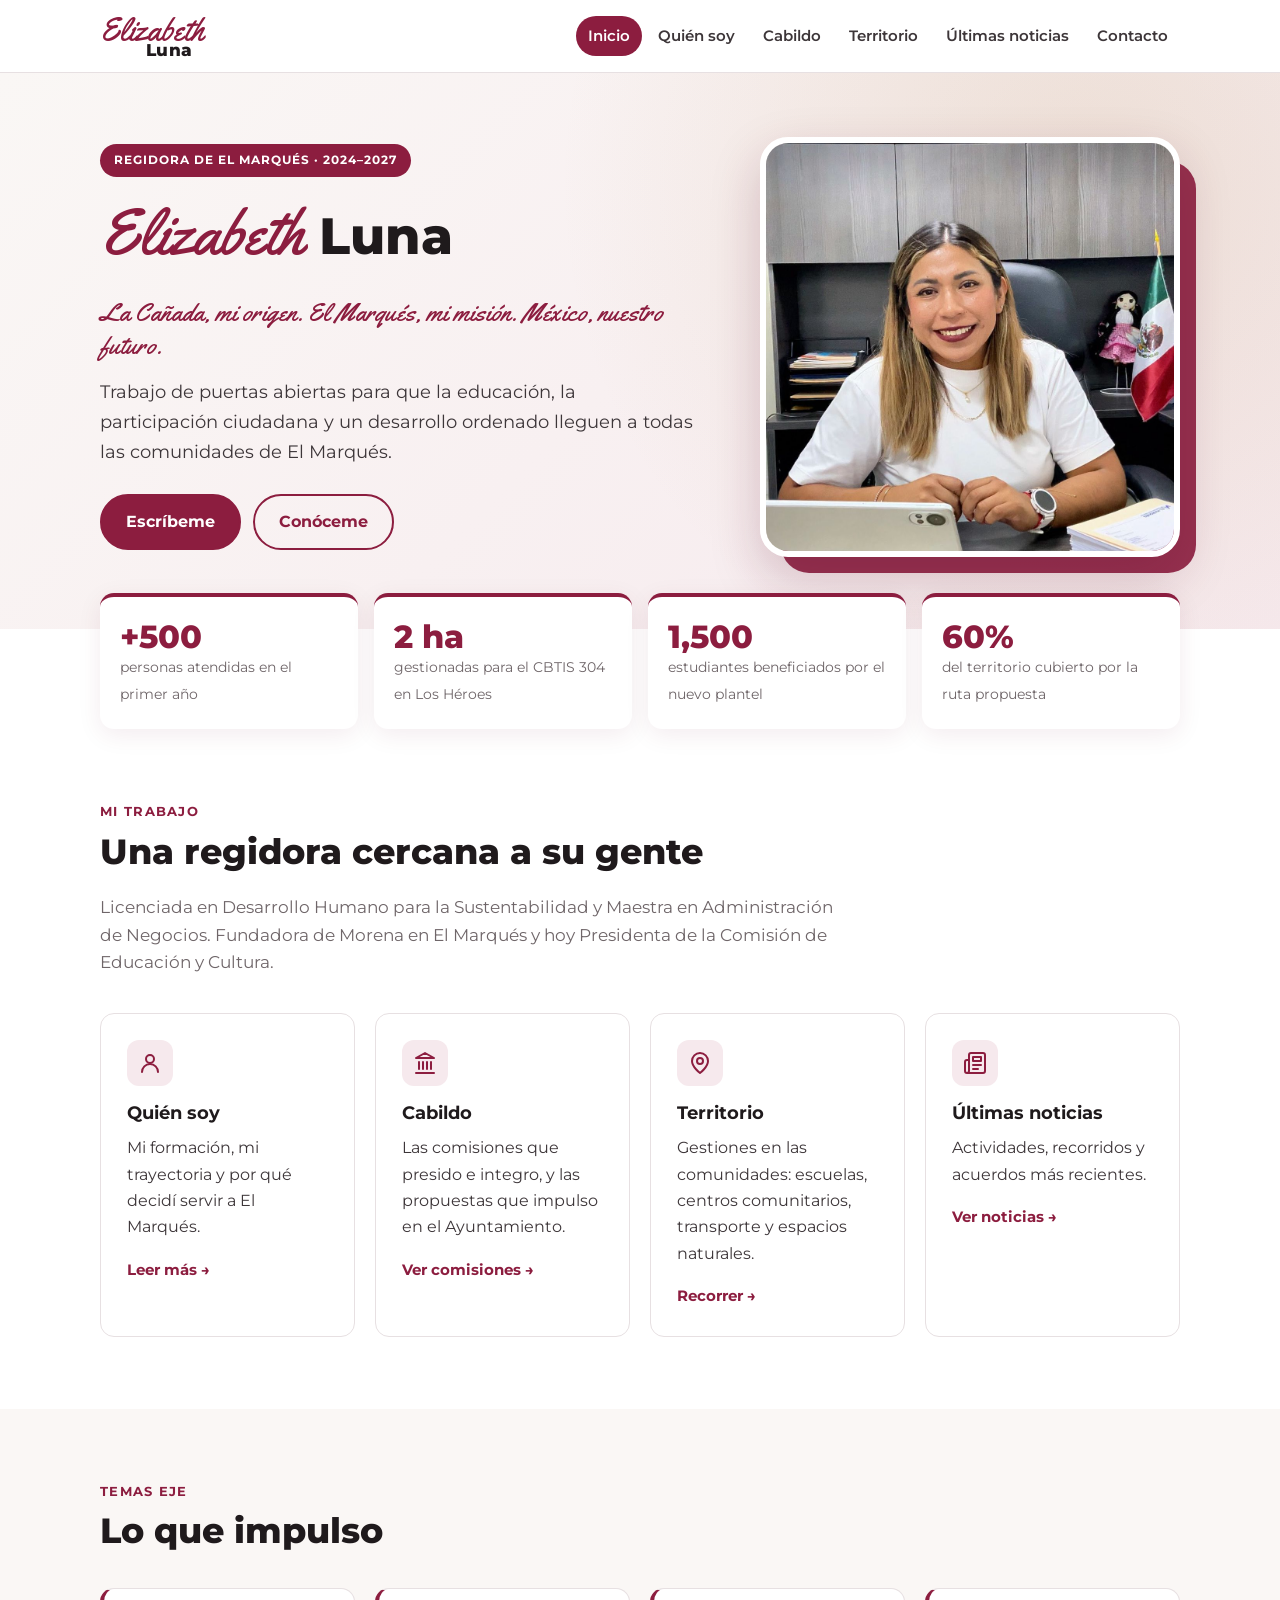
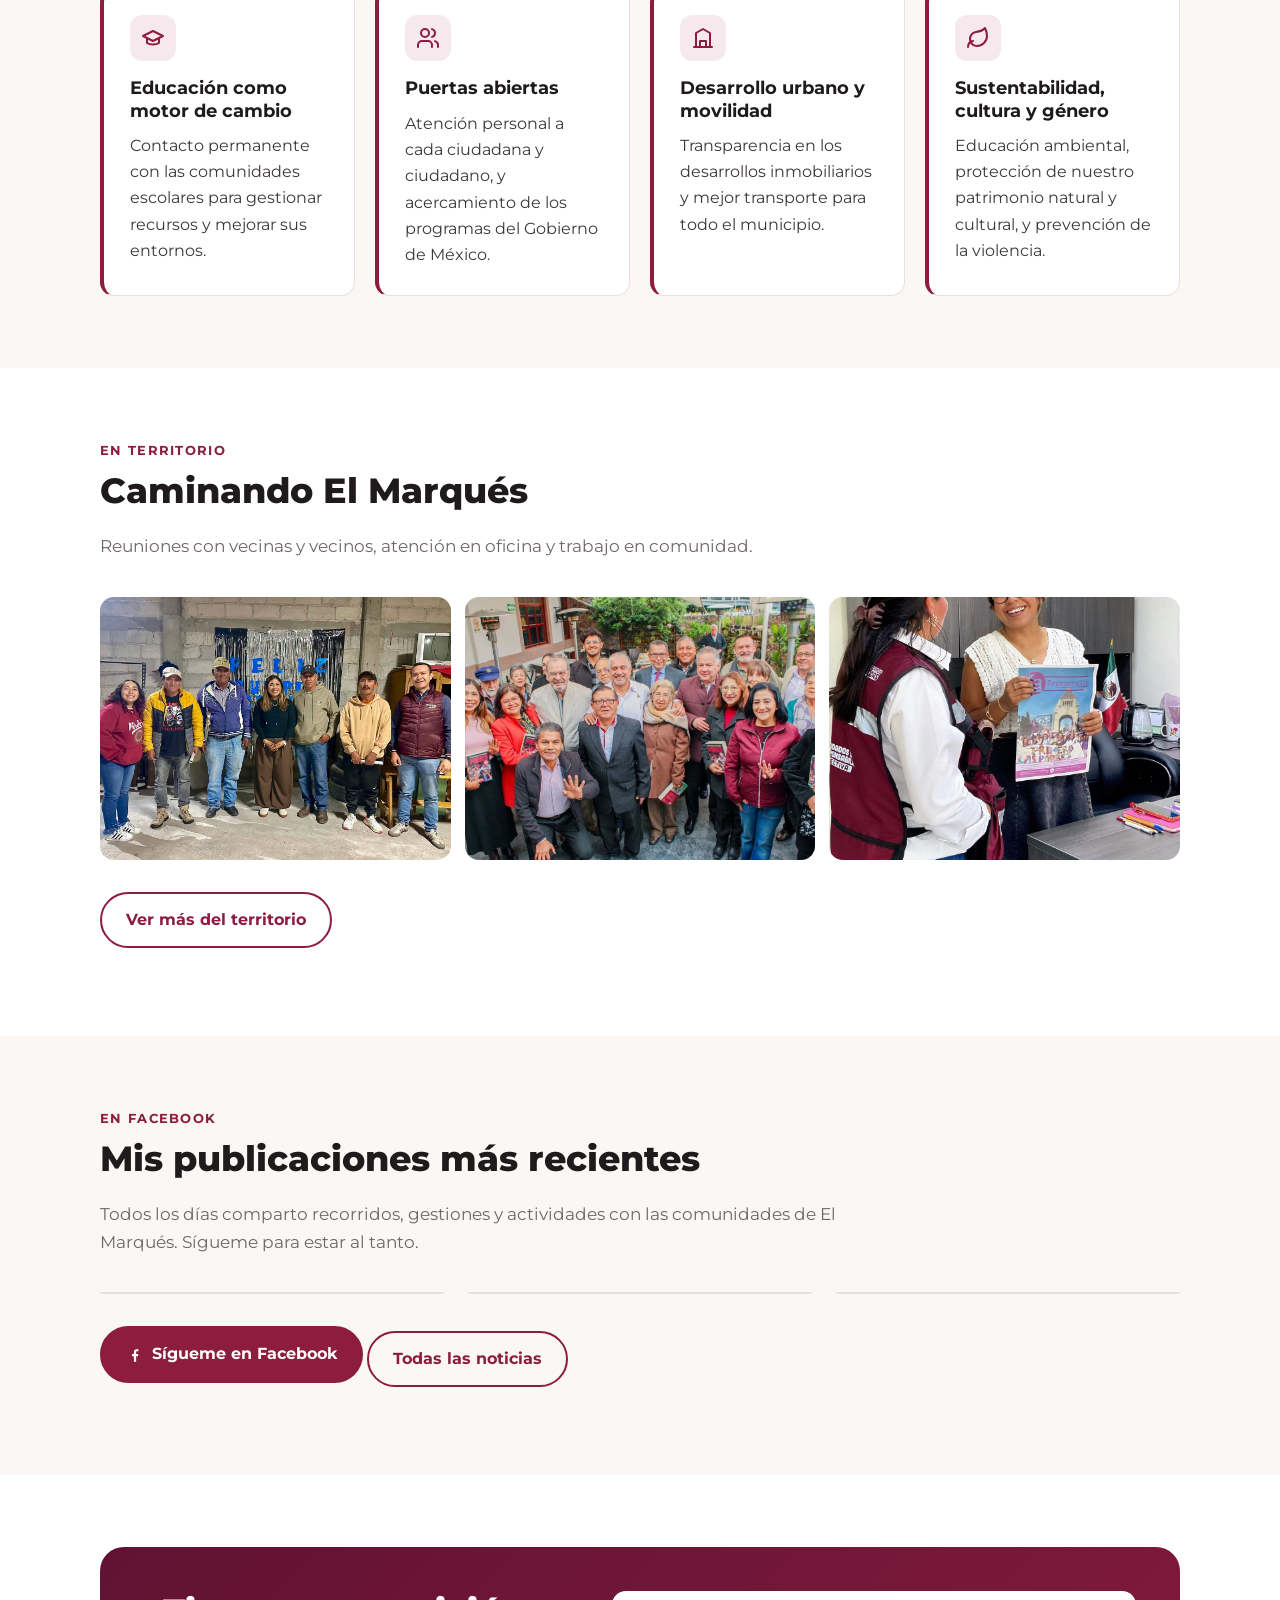
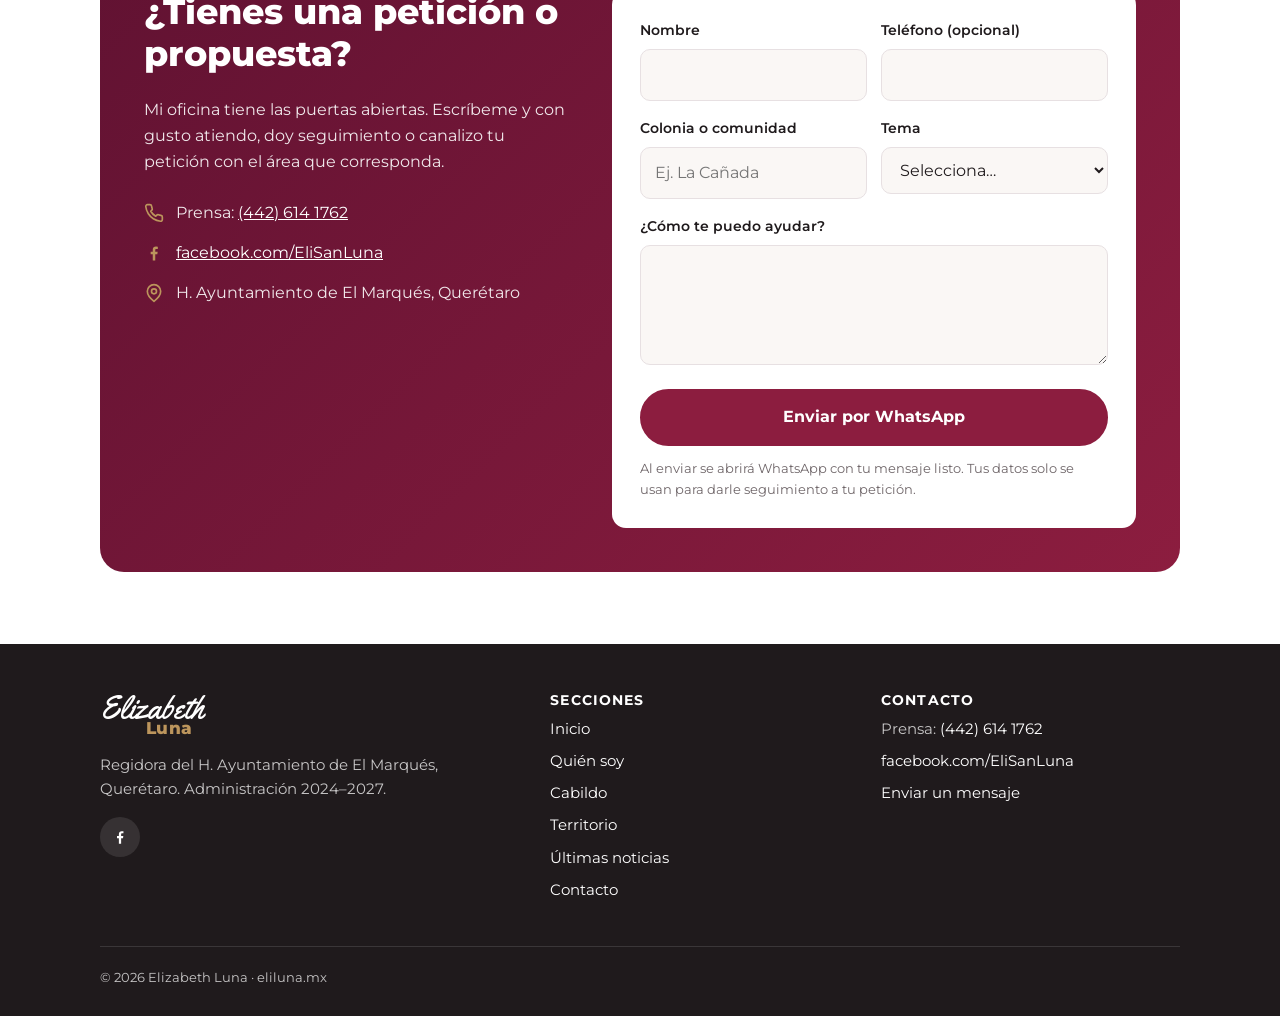
<file: index.html>
<!doctype html>
<html lang="es-MX">
<head>
  <meta charset="utf-8">
  <meta name="viewport" content="width=device-width, initial-scale=1">
  <title>Elizabeth Luna · Regidora de El Marqués</title>
  <meta name="description" content="Sitio oficial de Elizabeth Luna, Regidora de El Marqués, Querétaro, 2024–2027. Educación, participación ciudadana y desarrollo ordenado.">
  <meta name="theme-color" content="#8c1d3f">
  <link rel="canonical" href="https://eliluna.mx/">
  <meta property="og:type" content="website">
  <meta property="og:locale" content="es_MX">
  <meta property="og:title" content="Elizabeth Luna · Regidora de El Marqués">
  <meta property="og:description" content="Sitio oficial de Elizabeth Luna, Regidora de El Marqués, Querétaro, 2024–2027. Educación, participación ciudadana y desarrollo ordenado.">
  <meta property="og:url" content="https://eliluna.mx/">
  <meta property="og:image" content="https://eliluna.mx/img/eli-luna.jpg">
  <link rel="icon" href="img/favicon.svg" type="image/svg+xml">
  <link rel="preconnect" href="https://fonts.googleapis.com">
  <link rel="preconnect" href="https://fonts.gstatic.com" crossorigin>
  <link href="https://fonts.googleapis.com/css2?family=Montserrat:wght@400;500;600;700;800&family=Yellowtail&display=swap" rel="stylesheet">
  <link rel="stylesheet" href="css/styles.css">
</head>
<body>
  <a class="saltar" href="#contenido">Saltar al contenido</a>
  <header class="encabezado">
    <div class="contenedor">
      <a class="logo" href="./" aria-label="Elizabeth Luna, inicio">
        <span class="logo-firma">Elizabeth</span>
        <span class="logo-apellido">Luna</span>
      </a>
      <button class="menu-boton" aria-expanded="false" aria-controls="menu">Menú</button>
      <nav class="nav" id="menu" aria-label="Principal">
        <ul>
          <li><a href="./" aria-current="page">Inicio</a></li>
          <li><a href="quien-soy.html">Quién soy</a></li>
          <li><a href="cabildo.html">Cabildo</a></li>
          <li><a href="territorio.html">Territorio</a></li>
          <li><a href="noticias.html">Últimas noticias</a></li>
          <li><a href="contacto.html">Contacto</a></li>
        </ul>
      </nav>
    </div>
  </header>

  <main id="contenido">
    <section class="portada">
      <div class="contenedor">
        <div>
          <span class="etiqueta">Regidora de El Marqués · 2024–2027</span>
          <h1><span class="firma">Elizabeth</span> Luna</h1>
          <p class="firma-lema">La Cañada, mi origen. El Marqués, mi misión. México, nuestro futuro.</p>
          <p class="lema">Trabajo de puertas abiertas para que la educación, la participación ciudadana y un desarrollo ordenado lleguen a todas las comunidades de El Marqués.</p>
          <div class="acciones">
            <a class="boton" href="#contacto">Escríbeme</a>
            <a class="boton boton-secundario" href="quien-soy.html">Conóceme</a>
          </div>
        </div>
        <div class="portada-foto">
          <img src="img/eli-oficina.jpg" alt="Elizabeth Luna, Regidora de El Marqués, en su oficina" width="1050" height="1400">
        </div>
      </div>
    </section>

    <div class="contenedor">
      <div class="cifras">
        <div class="cifra"><strong>+500</strong><span>personas atendidas en el primer año</span></div>
        <div class="cifra"><strong>2 ha</strong><span>gestionadas para el CBTIS 304 en Los Héroes</span></div>
        <div class="cifra"><strong>1,500</strong><span>estudiantes beneficiados por el nuevo plantel</span></div>
        <div class="cifra"><strong>60%</strong><span>del territorio cubierto por la ruta propuesta</span></div>
      </div>
    </div>

    <section class="seccion">
      <div class="contenedor">
        <div class="seccion-titulo">
          <span class="sobre">Mi trabajo</span>
          <h2>Una regidora cercana a su gente</h2>
          <p>Licenciada en Desarrollo Humano para la Sustentabilidad y Maestra en Administración de Negocios. Fundadora de Morena en El Marqués y hoy Presidenta de la Comisión de Educación y Cultura.</p>
        </div>
        <div class="rejilla">
          <a class="tarjeta" href="quien-soy.html">
            <div class="icono"><svg viewBox="0 0 24 24" fill="none" stroke="currentColor" stroke-width="2" stroke-linecap="round" stroke-linejoin="round"><circle cx="12" cy="8" r="4"/><path d="M4 21a8 8 0 0 1 16 0"/></svg></div>
            <h3>Quién soy</h3>
            <p>Mi formación, mi trayectoria y por qué decidí servir a El Marqués.</p>
            <span class="mas">Leer más →</span>
          </a>
          <a class="tarjeta" href="cabildo.html">
            <div class="icono"><svg viewBox="0 0 24 24" fill="none" stroke="currentColor" stroke-width="2" stroke-linecap="round" stroke-linejoin="round"><path d="M3 22h18"/><path d="M6 18V11"/><path d="M10 18V11"/><path d="M14 18V11"/><path d="M18 18V11"/><path d="m12 2 9 5H3Z"/></svg></div>
            <h3>Cabildo</h3>
            <p>Las comisiones que presido e integro, y las propuestas que impulso en el Ayuntamiento.</p>
            <span class="mas">Ver comisiones →</span>
          </a>
          <a class="tarjeta" href="territorio.html">
            <div class="icono"><svg viewBox="0 0 24 24" fill="none" stroke="currentColor" stroke-width="2" stroke-linecap="round" stroke-linejoin="round"><path d="M20 10c0 6-8 12-8 12S4 16 4 10a8 8 0 0 1 16 0Z"/><circle cx="12" cy="10" r="3"/></svg></div>
            <h3>Territorio</h3>
            <p>Gestiones en las comunidades: escuelas, centros comunitarios, transporte y espacios naturales.</p>
            <span class="mas">Recorrer →</span>
          </a>
          <a class="tarjeta" href="noticias.html">
            <div class="icono"><svg viewBox="0 0 24 24" fill="none" stroke="currentColor" stroke-width="2" stroke-linecap="round" stroke-linejoin="round"><path d="M4 22h16a2 2 0 0 0 2-2V4a2 2 0 0 0-2-2H8a2 2 0 0 0-2 2v16a2 2 0 0 1-2 2Zm0 0a2 2 0 0 1-2-2v-9c0-1.1.9-2 2-2h2"/><path d="M18 14h-8"/><path d="M15 18h-5"/><path d="M10 6h8v4h-8Z"/></svg></div>
            <h3>Últimas noticias</h3>
            <p>Actividades, recorridos y acuerdos más recientes.</p>
            <span class="mas">Ver noticias →</span>
          </a>
        </div>
      </div>
    </section>

    <section class="seccion seccion-alt">
      <div class="contenedor">
        <div class="seccion-titulo">
          <span class="sobre">Temas eje</span>
          <h2>Lo que impulso</h2>
        </div>
        <div class="rejilla">
          <div class="tarjeta eje">
            <div class="icono"><svg viewBox="0 0 24 24" fill="none" stroke="currentColor" stroke-width="2" stroke-linecap="round" stroke-linejoin="round"><path d="M22 10 12 5 2 10l10 5 10-5Z"/><path d="M6 12v5c3 2 9 2 12 0v-5"/></svg></div>
            <h3>Educación como motor de cambio</h3>
            <p>Contacto permanente con las comunidades escolares para gestionar recursos y mejorar sus entornos.</p>
          </div>
          <div class="tarjeta eje">
            <div class="icono"><svg viewBox="0 0 24 24" fill="none" stroke="currentColor" stroke-width="2" stroke-linecap="round" stroke-linejoin="round"><path d="M16 21v-2a4 4 0 0 0-4-4H6a4 4 0 0 0-4 4v2"/><circle cx="9" cy="7" r="4"/><path d="M22 21v-2a4 4 0 0 0-3-3.87"/><path d="M16 3.13a4 4 0 0 1 0 7.75"/></svg></div>
            <h3>Puertas abiertas</h3>
            <p>Atención personal a cada ciudadana y ciudadano, y acercamiento de los programas del Gobierno de México.</p>
          </div>
          <div class="tarjeta eje">
            <div class="icono"><svg viewBox="0 0 24 24" fill="none" stroke="currentColor" stroke-width="2" stroke-linecap="round" stroke-linejoin="round"><path d="M3 21h18"/><path d="M5 21V7l7-4 7 4v14"/><path d="M9 21v-6h6v6"/></svg></div>
            <h3>Desarrollo urbano y movilidad</h3>
            <p>Transparencia en los desarrollos inmobiliarios y mejor transporte para todo el municipio.</p>
          </div>
          <div class="tarjeta eje">
            <div class="icono"><svg viewBox="0 0 24 24" fill="none" stroke="currentColor" stroke-width="2" stroke-linecap="round" stroke-linejoin="round"><path d="M11 20A7 7 0 0 1 9.8 6.1C15.5 5 17 4.48 19 2c1 2 2 4.18 2 8 0 5.5-4.78 10-10 10Z"/><path d="M2 21c0-3 1.85-5.36 5.08-6"/></svg></div>
            <h3>Sustentabilidad, cultura y género</h3>
            <p>Educación ambiental, protección de nuestro patrimonio natural y cultural, y prevención de la violencia.</p>
          </div>
        </div>
      </div>
    </section>

    <section class="seccion">
      <div class="contenedor">
        <div class="seccion-titulo">
          <span class="sobre">En territorio</span>
          <h2>Caminando El Marqués</h2>
          <p>Reuniones con vecinas y vecinos, atención en oficina y trabajo en comunidad.</p>
        </div>
        <div class="galeria">
          <figure><img src="img/territorio-vecinos.jpg" alt="Elizabeth Luna con vecinas y vecinos en una reunión comunitaria" loading="lazy"></figure>
          <figure><img src="img/territorio-grupo.jpg" alt="Elizabeth Luna con un grupo numeroso de ciudadanas y ciudadanos" loading="lazy"></figure>
          <figure><img src="img/territorio-oficina.jpg" alt="Elizabeth Luna atendiendo en su oficina" loading="lazy"></figure>
        </div>
        <p class="mt"><a class="boton boton-secundario" href="territorio.html">Ver más del territorio</a></p>
      </div>
    </section>

    <section class="seccion seccion-alt">
      <div class="contenedor">
        <div class="seccion-titulo">
          <span class="sobre">En Facebook</span>
          <h2>Mis publicaciones más recientes</h2>
          <p>Todos los días comparto recorridos, gestiones y actividades con las comunidades de El Marqués. Sígueme para estar al tanto.</p>
        </div>
        <div class="noticias" data-publicaciones="3"></div>
        <p class="mt">
          <a class="boton" href="https://www.facebook.com/EliSanLuna" target="_blank" rel="noopener"><svg viewBox="0 0 24 24" fill="currentColor"><path d="M13.5 21v-7.5h2.5l.4-3h-2.9V8.6c0-.9.25-1.5 1.5-1.5h1.6V4.4a21 21 0 0 0-2.3-.1c-2.3 0-3.8 1.4-3.8 3.9v2.3H8v3h2.5V21h3Z"/></svg> Sígueme en Facebook</a>
          <a class="boton boton-secundario" href="noticias.html">Todas las noticias</a>
        </p>
      </div>
    </section>

    <section class="seccion" id="contacto">
      <div class="contenedor">
        <div class="contacto-caja">
          <div>
            <h2>¿Tienes una petición o propuesta?</h2>
            <p>Mi oficina tiene las puertas abiertas. Escríbeme y con gusto atiendo, doy seguimiento o canalizo tu petición con el área que corresponda.</p>
            <ul class="contacto-datos">
              <li><svg viewBox="0 0 24 24" fill="none" stroke="currentColor" stroke-width="2" stroke-linecap="round" stroke-linejoin="round"><path d="M22 16.92v3a2 2 0 0 1-2.18 2 19.79 19.79 0 0 1-8.63-3.07 19.5 19.5 0 0 1-6-6 19.79 19.79 0 0 1-3.07-8.67A2 2 0 0 1 4.11 2h3a2 2 0 0 1 2 1.72c.13.96.36 1.9.7 2.81a2 2 0 0 1-.45 2.11L8.09 9.91a16 16 0 0 0 6 6l1.27-1.27a2 2 0 0 1 2.11-.45c.91.34 1.85.57 2.81.7A2 2 0 0 1 22 16.92Z"/></svg><span>Prensa: <a href="tel:+524426141762">(442) 614 1762</a></span></li>
              <li><svg viewBox="0 0 24 24" fill="currentColor"><path d="M13.5 21v-7.5h2.5l.4-3h-2.9V8.6c0-.9.25-1.5 1.5-1.5h1.6V4.4a21 21 0 0 0-2.3-.1c-2.3 0-3.8 1.4-3.8 3.9v2.3H8v3h2.5V21h3Z"/></svg><span><a href="https://www.facebook.com/EliSanLuna" target="_blank" rel="noopener">facebook.com/EliSanLuna</a></span></li>
              <li><svg viewBox="0 0 24 24" fill="none" stroke="currentColor" stroke-width="2" stroke-linecap="round" stroke-linejoin="round"><path d="M20 10c0 6-8 12-8 12S4 16 4 10a8 8 0 0 1 16 0Z"/><circle cx="12" cy="10" r="3"/></svg><span>H. Ayuntamiento de El Marqués, Querétaro</span></li>
            </ul>
          </div>
          <form class="formulario" data-whatsapp>
            <div class="fila">
              <div class="campo">
                <label for="nombre">Nombre</label>
                <input id="nombre" name="nombre" required autocomplete="name">
              </div>
              <div class="campo">
                <label for="telefono">Teléfono (opcional)</label>
                <input id="telefono" name="telefono" type="tel" autocomplete="tel">
              </div>
            </div>
            <div class="fila">
              <div class="campo">
                <label for="colonia">Colonia o comunidad</label>
                <input id="colonia" name="colonia" placeholder="Ej. La Cañada">
              </div>
              <div class="campo">
                <label for="tema">Tema</label>
                <select id="tema" name="tema">
                  <option value="">Selecciona…</option>
                  <option>Educación y escuelas</option>
                  <option>Servicios públicos</option>
                  <option>Desarrollo urbano y fraccionamientos</option>
                  <option>Transporte y movilidad</option>
                  <option>Programas sociales y becas</option>
                  <option>Medio ambiente</option>
                  <option>Cultura y deporte</option>
                  <option>Otro</option>
                </select>
              </div>
            </div>
            <div class="campo">
              <label for="mensaje">¿Cómo te puedo ayudar?</label>
              <textarea id="mensaje" name="mensaje" required></textarea>
            </div>
            <button class="boton" type="submit">Enviar por WhatsApp</button>
            <p class="nota">Al enviar se abrirá WhatsApp con tu mensaje listo. Tus datos solo se usan para darle seguimiento a tu petición.</p>
          </form>
        </div>
      </div>
    </section>
  </main>

  <footer class="pie">
    <div class="contenedor">
      <div class="pie-rejilla">
        <div>
          <a class="logo" href="./" aria-label="Elizabeth Luna, inicio">
            <span class="logo-firma">Elizabeth</span>
            <span class="logo-apellido">Luna</span>
          </a>
          <p class="mt" style="margin-top:16px">Regidora del H. Ayuntamiento de El Marqués, Querétaro. Administración 2024–2027.</p>
          <div class="redes">
            <a href="https://www.facebook.com/EliSanLuna" target="_blank" rel="noopener" aria-label="Facebook"><svg viewBox="0 0 24 24" fill="currentColor"><path d="M13.5 21v-7.5h2.5l.4-3h-2.9V8.6c0-.9.25-1.5 1.5-1.5h1.6V4.4a21 21 0 0 0-2.3-.1c-2.3 0-3.8 1.4-3.8 3.9v2.3H8v3h2.5V21h3Z"/></svg></a>
          </div>
        </div>
        <div>
          <h4>Secciones</h4>
          <ul>
            <li><a href="./">Inicio</a></li>
            <li><a href="quien-soy.html">Quién soy</a></li>
            <li><a href="cabildo.html">Cabildo</a></li>
            <li><a href="territorio.html">Territorio</a></li>
            <li><a href="noticias.html">Últimas noticias</a></li>
            <li><a href="contacto.html">Contacto</a></li>
          </ul>
        </div>
        <div>
          <h4>Contacto</h4>
          <ul>
            <li>Prensa: <a href="tel:+524426141762">(442) 614 1762</a></li>
            <li><a href="https://www.facebook.com/EliSanLuna" target="_blank" rel="noopener">facebook.com/EliSanLuna</a></li>
            <li><a href="contacto.html">Enviar un mensaje</a></li>
          </ul>
        </div>
      </div>
      <div class="pie-legal">© <span data-anio>2026</span> Elizabeth Luna · eliluna.mx</div>
    </div>
  </footer>

  <script src="js/main.js"></script>
</body>
</html>
</file>
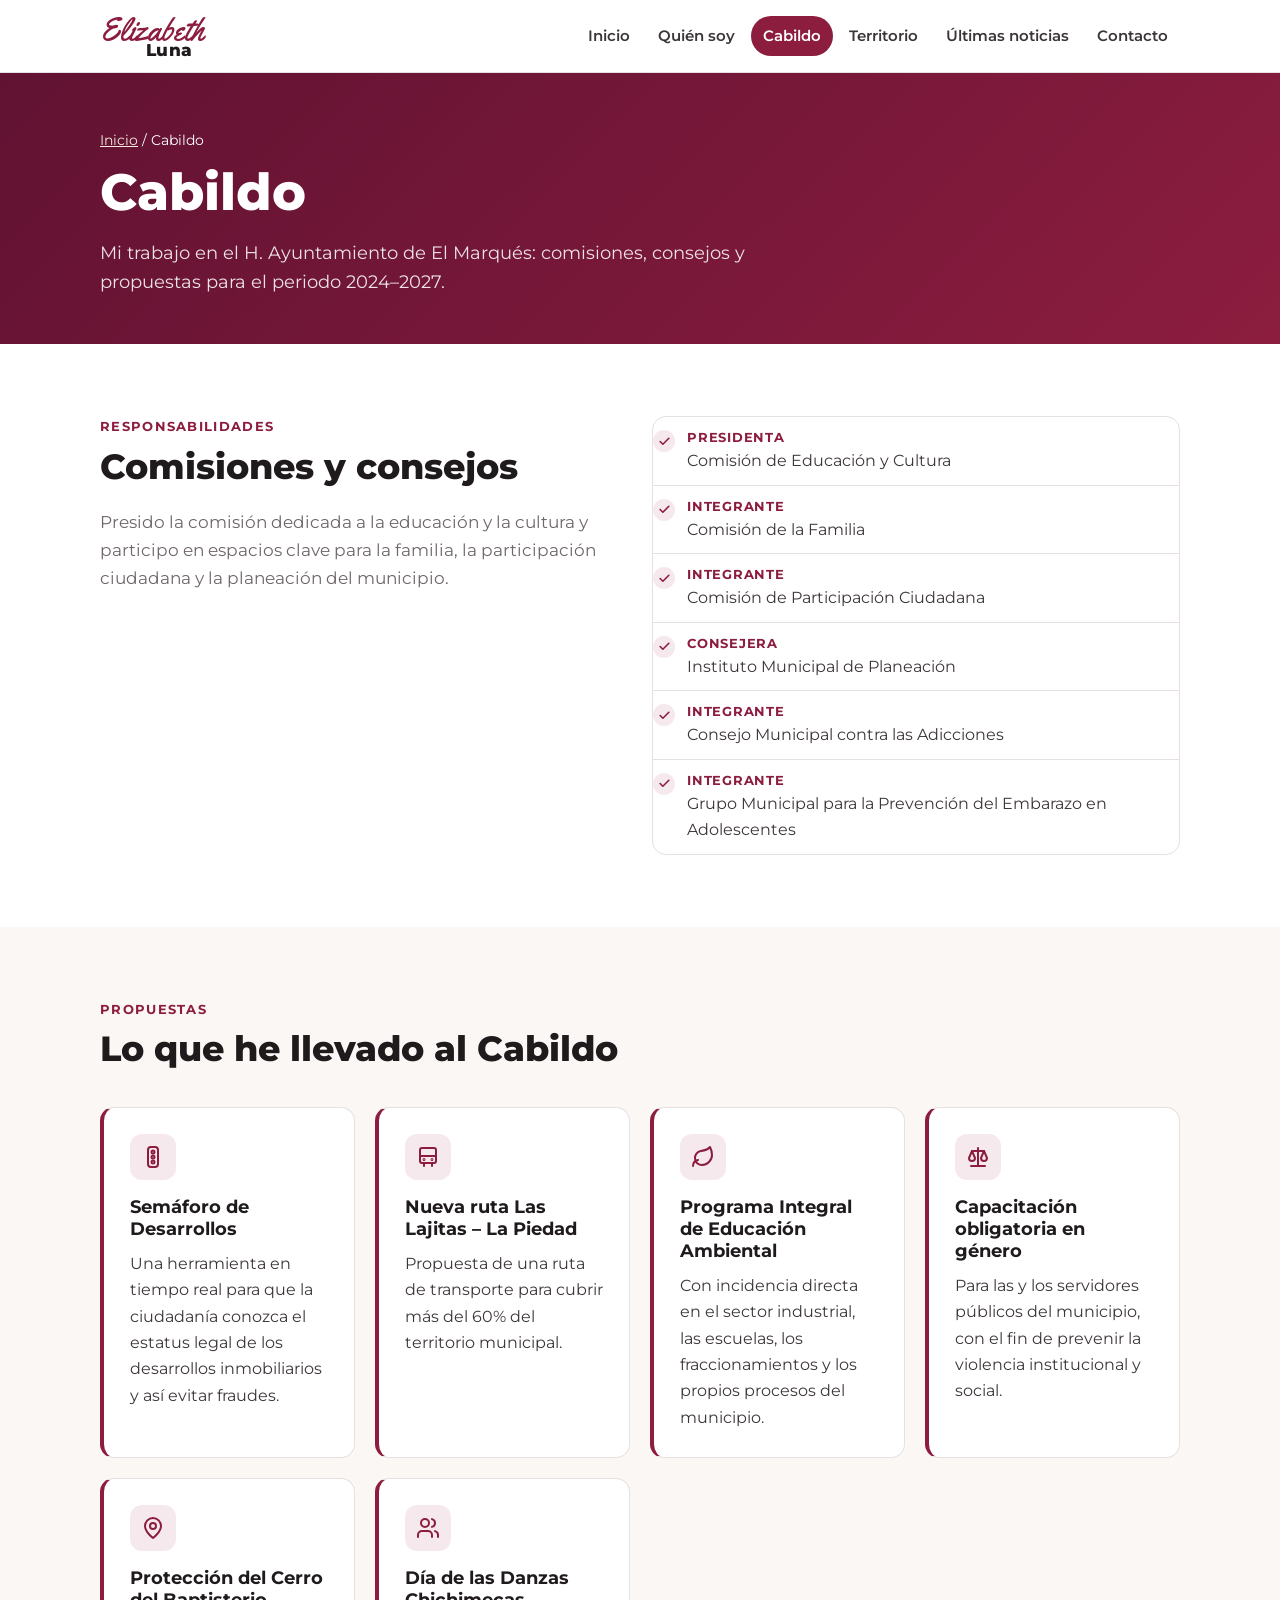
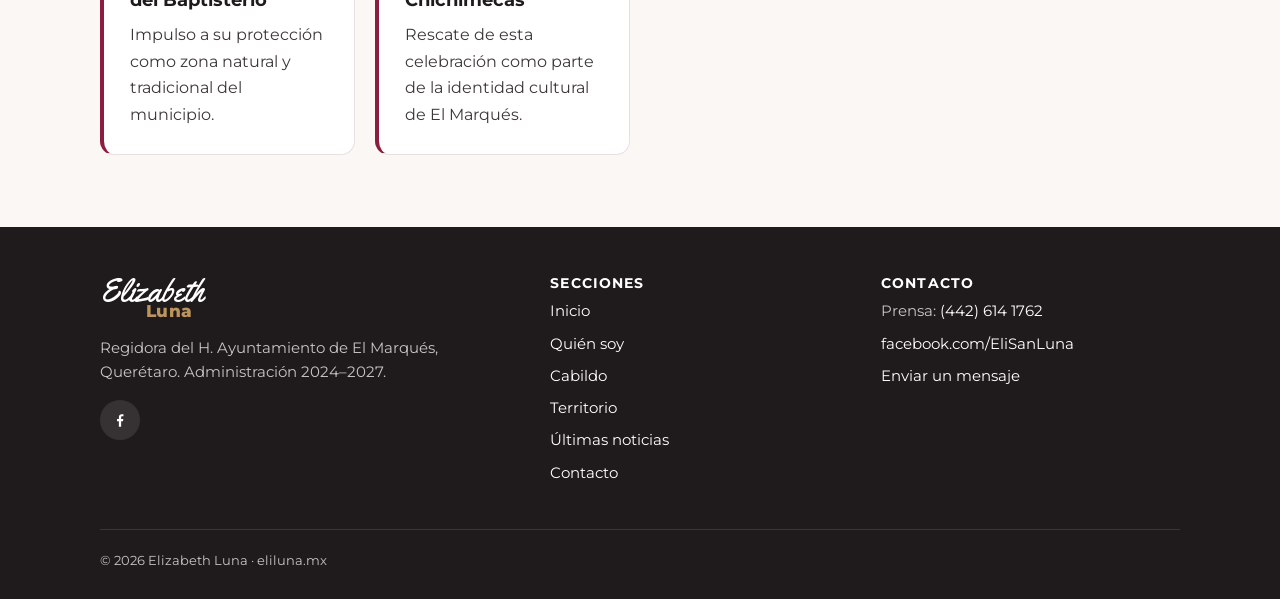
<file: cabildo.html>
<!doctype html>
<html lang="es-MX">
<head>
  <meta charset="utf-8">
  <meta name="viewport" content="width=device-width, initial-scale=1">
  <title>Cabildo · Elizabeth Luna</title>
  <meta name="description" content="Comisiones, consejos y propuestas de Elizabeth Luna en el Ayuntamiento de El Marqués 2024–2027.">
  <meta name="theme-color" content="#8c1d3f">
  <link rel="canonical" href="https://eliluna.mx/cabildo.html">
  <meta property="og:type" content="website">
  <meta property="og:locale" content="es_MX">
  <meta property="og:title" content="Cabildo · Elizabeth Luna">
  <meta property="og:description" content="Comisiones, consejos y propuestas de Elizabeth Luna en el Ayuntamiento de El Marqués 2024–2027.">
  <meta property="og:url" content="https://eliluna.mx/cabildo.html">
  <meta property="og:image" content="https://eliluna.mx/img/eli-luna.jpg">
  <link rel="icon" href="img/favicon.svg" type="image/svg+xml">
  <link rel="preconnect" href="https://fonts.googleapis.com">
  <link rel="preconnect" href="https://fonts.gstatic.com" crossorigin>
  <link href="https://fonts.googleapis.com/css2?family=Montserrat:wght@400;500;600;700;800&family=Yellowtail&display=swap" rel="stylesheet">
  <link rel="stylesheet" href="css/styles.css">
</head>
<body>
  <a class="saltar" href="#contenido">Saltar al contenido</a>
  <header class="encabezado">
    <div class="contenedor">
      <a class="logo" href="./" aria-label="Elizabeth Luna, inicio">
        <span class="logo-firma">Elizabeth</span>
        <span class="logo-apellido">Luna</span>
      </a>
      <button class="menu-boton" aria-expanded="false" aria-controls="menu">Menú</button>
      <nav class="nav" id="menu" aria-label="Principal">
        <ul>
          <li><a href="./">Inicio</a></li>
          <li><a href="quien-soy.html">Quién soy</a></li>
          <li><a href="cabildo.html" aria-current="page">Cabildo</a></li>
          <li><a href="territorio.html">Territorio</a></li>
          <li><a href="noticias.html">Últimas noticias</a></li>
          <li><a href="contacto.html">Contacto</a></li>
        </ul>
      </nav>
    </div>
  </header>

  <main id="contenido">
    <section class="cabecera">
      <div class="contenedor">
        <div class="miga"><a href="./">Inicio</a> / Cabildo</div>
        <h1>Cabildo</h1>
        <p>Mi trabajo en el H. Ayuntamiento de El Marqués: comisiones, consejos y propuestas para el periodo 2024–2027.</p>
      </div>
    </section>

    <section class="seccion">
      <div class="contenedor rejilla-2">
        <div>
          <div class="seccion-titulo"><span class="sobre">Responsabilidades</span><h2>Comisiones y consejos</h2>
            <p>Presido la comisión dedicada a la educación y la cultura y participo en espacios clave para la familia, la participación ciudadana y la planeación del municipio.</p>
          </div>
        </div>
        <ul class="lista-check tarjeta">
          <li><span class="rol">Presidenta</span>Comisión de Educación y Cultura</li>
          <li><span class="rol">Integrante</span>Comisión de la Familia</li>
          <li><span class="rol">Integrante</span>Comisión de Participación Ciudadana</li>
          <li><span class="rol">Consejera</span>Instituto Municipal de Planeación</li>
          <li><span class="rol">Integrante</span>Consejo Municipal contra las Adicciones</li>
          <li><span class="rol">Integrante</span>Grupo Municipal para la Prevención del Embarazo en Adolescentes</li>
        </ul>
      </div>
    </section>

    <section class="seccion seccion-alt">
      <div class="contenedor">
        <div class="seccion-titulo"><span class="sobre">Propuestas</span><h2>Lo que he llevado al Cabildo</h2></div>
        <div class="rejilla">
          <div class="tarjeta eje">
            <div class="icono"><svg viewBox="0 0 24 24" fill="none" stroke="currentColor" stroke-width="2" stroke-linecap="round" stroke-linejoin="round"><rect x="7" y="2" width="10" height="20" rx="3"/><circle cx="12" cy="7" r="1.5"/><circle cx="12" cy="12" r="1.5"/><circle cx="12" cy="17" r="1.5"/></svg></div>
            <h3>Semáforo de Desarrollos</h3>
            <p>Una herramienta en tiempo real para que la ciudadanía conozca el estatus legal de los desarrollos inmobiliarios y así evitar fraudes.</p>
          </div>
          <div class="tarjeta eje">
            <div class="icono"><svg viewBox="0 0 24 24" fill="none" stroke="currentColor" stroke-width="2" stroke-linecap="round" stroke-linejoin="round"><rect x="4" y="3" width="16" height="15" rx="2"/><path d="M4 11h16"/><path d="M8 18v3"/><path d="M16 18v3"/><circle cx="8" cy="14.5" r=".5"/><circle cx="16" cy="14.5" r=".5"/></svg></div>
            <h3>Nueva ruta Las Lajitas – La Piedad</h3>
            <p>Propuesta de una ruta de transporte para cubrir más del 60% del territorio municipal.</p>
          </div>
          <div class="tarjeta eje">
            <div class="icono"><svg viewBox="0 0 24 24" fill="none" stroke="currentColor" stroke-width="2" stroke-linecap="round" stroke-linejoin="round"><path d="M11 20A7 7 0 0 1 9.8 6.1C15.5 5 17 4.48 19 2c1 2 2 4.18 2 8 0 5.5-4.78 10-10 10Z"/><path d="M2 21c0-3 1.85-5.36 5.08-6"/></svg></div>
            <h3>Programa Integral de Educación Ambiental</h3>
            <p>Con incidencia directa en el sector industrial, las escuelas, los fraccionamientos y los propios procesos del municipio.</p>
          </div>
          <div class="tarjeta eje">
            <div class="icono"><svg viewBox="0 0 24 24" fill="none" stroke="currentColor" stroke-width="2" stroke-linecap="round" stroke-linejoin="round"><path d="M12 3v18"/><path d="M5 21h14"/><path d="m3 13 3-7 3 7a3 3 0 0 1-6 0Z"/><path d="m15 13 3-7 3 7a3 3 0 0 1-6 0Z"/><path d="M6 6h12"/></svg></div>
            <h3>Capacitación obligatoria en género</h3>
            <p>Para las y los servidores públicos del municipio, con el fin de prevenir la violencia institucional y social.</p>
          </div>
          <div class="tarjeta eje">
            <div class="icono"><svg viewBox="0 0 24 24" fill="none" stroke="currentColor" stroke-width="2" stroke-linecap="round" stroke-linejoin="round"><path d="M20 10c0 6-8 12-8 12S4 16 4 10a8 8 0 0 1 16 0Z"/><circle cx="12" cy="10" r="3"/></svg></div>
            <h3>Protección del Cerro del Baptisterio</h3>
            <p>Impulso a su protección como zona natural y tradicional del municipio.</p>
          </div>
          <div class="tarjeta eje">
            <div class="icono"><svg viewBox="0 0 24 24" fill="none" stroke="currentColor" stroke-width="2" stroke-linecap="round" stroke-linejoin="round"><path d="M16 21v-2a4 4 0 0 0-4-4H6a4 4 0 0 0-4 4v2"/><circle cx="9" cy="7" r="4"/><path d="M22 21v-2a4 4 0 0 0-3-3.87"/><path d="M16 3.13a4 4 0 0 1 0 7.75"/></svg></div>
            <h3>Día de las Danzas Chichimecas</h3>
            <p>Rescate de esta celebración como parte de la identidad cultural de El Marqués.</p>
          </div>
        </div>
      </div>
    </section>
  </main>

  <footer class="pie">
    <div class="contenedor">
      <div class="pie-rejilla">
        <div>
          <a class="logo" href="./" aria-label="Elizabeth Luna, inicio">
            <span class="logo-firma">Elizabeth</span>
            <span class="logo-apellido">Luna</span>
          </a>
          <p class="mt" style="margin-top:16px">Regidora del H. Ayuntamiento de El Marqués, Querétaro. Administración 2024–2027.</p>
          <div class="redes">
            <a href="https://www.facebook.com/EliSanLuna" target="_blank" rel="noopener" aria-label="Facebook"><svg viewBox="0 0 24 24" fill="currentColor"><path d="M13.5 21v-7.5h2.5l.4-3h-2.9V8.6c0-.9.25-1.5 1.5-1.5h1.6V4.4a21 21 0 0 0-2.3-.1c-2.3 0-3.8 1.4-3.8 3.9v2.3H8v3h2.5V21h3Z"/></svg></a>
          </div>
        </div>
        <div>
          <h4>Secciones</h4>
          <ul>
            <li><a href="./">Inicio</a></li>
            <li><a href="quien-soy.html">Quién soy</a></li>
            <li><a href="cabildo.html">Cabildo</a></li>
            <li><a href="territorio.html">Territorio</a></li>
            <li><a href="noticias.html">Últimas noticias</a></li>
            <li><a href="contacto.html">Contacto</a></li>
          </ul>
        </div>
        <div>
          <h4>Contacto</h4>
          <ul>
            <li>Prensa: <a href="tel:+524426141762">(442) 614 1762</a></li>
            <li><a href="https://www.facebook.com/EliSanLuna" target="_blank" rel="noopener">facebook.com/EliSanLuna</a></li>
            <li><a href="contacto.html">Enviar un mensaje</a></li>
          </ul>
        </div>
      </div>
      <div class="pie-legal">© <span data-anio>2026</span> Elizabeth Luna · eliluna.mx</div>
    </div>
  </footer>

  <script src="js/main.js"></script>
</body>
</html>
</file>
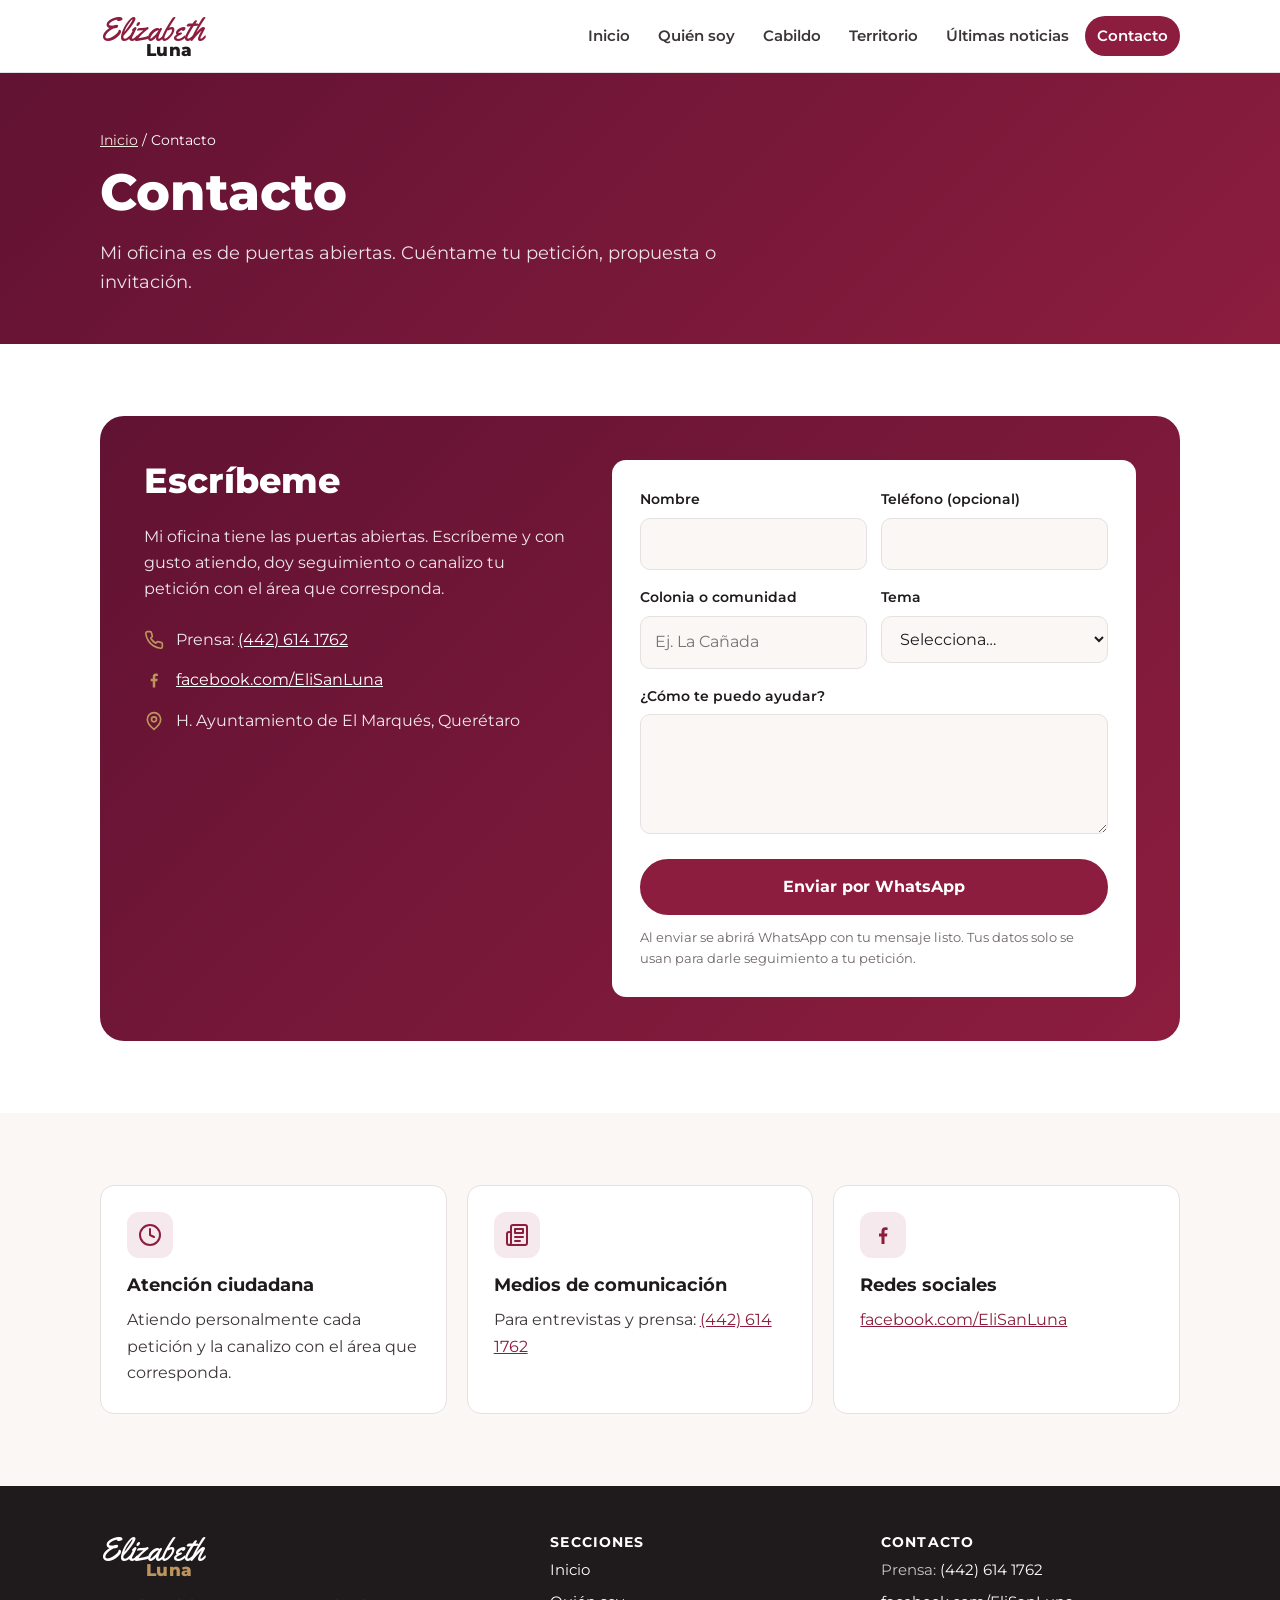
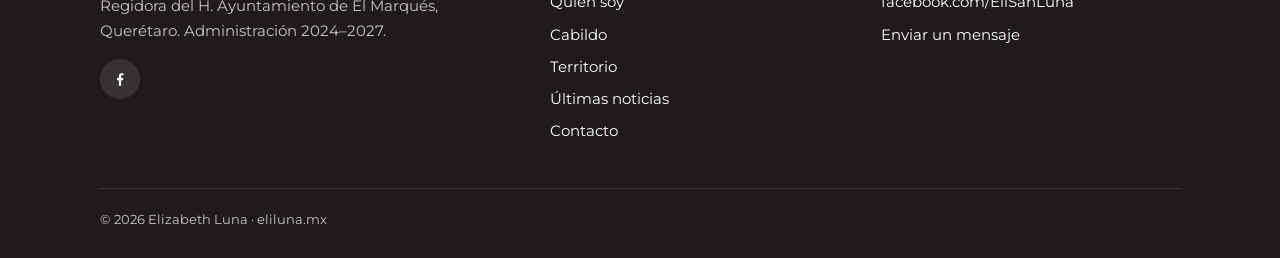
<file: contacto.html>
<!doctype html>
<html lang="es-MX">
<head>
  <meta charset="utf-8">
  <meta name="viewport" content="width=device-width, initial-scale=1">
  <title>Contacto · Elizabeth Luna</title>
  <meta name="description" content="Escríbele a Elizabeth Luna, Regidora de El Marqués. Atención ciudadana de puertas abiertas.">
  <meta name="theme-color" content="#8c1d3f">
  <link rel="canonical" href="https://eliluna.mx/contacto.html">
  <meta property="og:type" content="website">
  <meta property="og:locale" content="es_MX">
  <meta property="og:title" content="Contacto · Elizabeth Luna">
  <meta property="og:description" content="Escríbele a Elizabeth Luna, Regidora de El Marqués. Atención ciudadana de puertas abiertas.">
  <meta property="og:url" content="https://eliluna.mx/contacto.html">
  <meta property="og:image" content="https://eliluna.mx/img/eli-luna.jpg">
  <link rel="icon" href="img/favicon.svg" type="image/svg+xml">
  <link rel="preconnect" href="https://fonts.googleapis.com">
  <link rel="preconnect" href="https://fonts.gstatic.com" crossorigin>
  <link href="https://fonts.googleapis.com/css2?family=Montserrat:wght@400;500;600;700;800&family=Yellowtail&display=swap" rel="stylesheet">
  <link rel="stylesheet" href="css/styles.css">
</head>
<body>
  <a class="saltar" href="#contenido">Saltar al contenido</a>
  <header class="encabezado">
    <div class="contenedor">
      <a class="logo" href="./" aria-label="Elizabeth Luna, inicio">
        <span class="logo-firma">Elizabeth</span>
        <span class="logo-apellido">Luna</span>
      </a>
      <button class="menu-boton" aria-expanded="false" aria-controls="menu">Menú</button>
      <nav class="nav" id="menu" aria-label="Principal">
        <ul>
          <li><a href="./">Inicio</a></li>
          <li><a href="quien-soy.html">Quién soy</a></li>
          <li><a href="cabildo.html">Cabildo</a></li>
          <li><a href="territorio.html">Territorio</a></li>
          <li><a href="noticias.html">Últimas noticias</a></li>
          <li><a href="contacto.html" aria-current="page">Contacto</a></li>
        </ul>
      </nav>
    </div>
  </header>

  <main id="contenido">
    <section class="cabecera">
      <div class="contenedor">
        <div class="miga"><a href="./">Inicio</a> / Contacto</div>
        <h1>Contacto</h1>
        <p>Mi oficina es de puertas abiertas. Cuéntame tu petición, propuesta o invitación.</p>
      </div>
    </section>

    <section class="seccion">
      <div class="contenedor">
        <div class="contacto-caja">
          <div>
            <h2>Escríbeme</h2>
            <p>Mi oficina tiene las puertas abiertas. Escríbeme y con gusto atiendo, doy seguimiento o canalizo tu petición con el área que corresponda.</p>
            <ul class="contacto-datos">
              <li><svg viewBox="0 0 24 24" fill="none" stroke="currentColor" stroke-width="2" stroke-linecap="round" stroke-linejoin="round"><path d="M22 16.92v3a2 2 0 0 1-2.18 2 19.79 19.79 0 0 1-8.63-3.07 19.5 19.5 0 0 1-6-6 19.79 19.79 0 0 1-3.07-8.67A2 2 0 0 1 4.11 2h3a2 2 0 0 1 2 1.72c.13.96.36 1.9.7 2.81a2 2 0 0 1-.45 2.11L8.09 9.91a16 16 0 0 0 6 6l1.27-1.27a2 2 0 0 1 2.11-.45c.91.34 1.85.57 2.81.7A2 2 0 0 1 22 16.92Z"/></svg><span>Prensa: <a href="tel:+524426141762">(442) 614 1762</a></span></li>
              <li><svg viewBox="0 0 24 24" fill="currentColor"><path d="M13.5 21v-7.5h2.5l.4-3h-2.9V8.6c0-.9.25-1.5 1.5-1.5h1.6V4.4a21 21 0 0 0-2.3-.1c-2.3 0-3.8 1.4-3.8 3.9v2.3H8v3h2.5V21h3Z"/></svg><span><a href="https://www.facebook.com/EliSanLuna" target="_blank" rel="noopener">facebook.com/EliSanLuna</a></span></li>
              <li><svg viewBox="0 0 24 24" fill="none" stroke="currentColor" stroke-width="2" stroke-linecap="round" stroke-linejoin="round"><path d="M20 10c0 6-8 12-8 12S4 16 4 10a8 8 0 0 1 16 0Z"/><circle cx="12" cy="10" r="3"/></svg><span>H. Ayuntamiento de El Marqués, Querétaro</span></li>
            </ul>
          </div>
          <form class="formulario" data-whatsapp>
            <div class="fila">
              <div class="campo">
                <label for="nombre">Nombre</label>
                <input id="nombre" name="nombre" required autocomplete="name">
              </div>
              <div class="campo">
                <label for="telefono">Teléfono (opcional)</label>
                <input id="telefono" name="telefono" type="tel" autocomplete="tel">
              </div>
            </div>
            <div class="fila">
              <div class="campo">
                <label for="colonia">Colonia o comunidad</label>
                <input id="colonia" name="colonia" placeholder="Ej. La Cañada">
              </div>
              <div class="campo">
                <label for="tema">Tema</label>
                <select id="tema" name="tema">
                  <option value="">Selecciona…</option>
                  <option>Educación y escuelas</option>
                  <option>Servicios públicos</option>
                  <option>Desarrollo urbano y fraccionamientos</option>
                  <option>Transporte y movilidad</option>
                  <option>Programas sociales y becas</option>
                  <option>Medio ambiente</option>
                  <option>Cultura y deporte</option>
                  <option>Otro</option>
                </select>
              </div>
            </div>
            <div class="campo">
              <label for="mensaje">¿Cómo te puedo ayudar?</label>
              <textarea id="mensaje" name="mensaje" required></textarea>
            </div>
            <button class="boton" type="submit">Enviar por WhatsApp</button>
            <p class="nota">Al enviar se abrirá WhatsApp con tu mensaje listo. Tus datos solo se usan para darle seguimiento a tu petición.</p>
          </form>
        </div>
      </div>
    </section>

    <section class="seccion seccion-alt">
      <div class="contenedor rejilla">
        <div class="tarjeta">
          <div class="icono"><svg viewBox="0 0 24 24" fill="none" stroke="currentColor" stroke-width="2" stroke-linecap="round" stroke-linejoin="round"><circle cx="12" cy="12" r="10"/><polyline points="12 6 12 12 16 14"/></svg></div>
          <h3>Atención ciudadana</h3>
          <p>Atiendo personalmente cada petición y la canalizo con el área que corresponda.</p>
        </div>
        <div class="tarjeta">
          <div class="icono"><svg viewBox="0 0 24 24" fill="none" stroke="currentColor" stroke-width="2" stroke-linecap="round" stroke-linejoin="round"><path d="M4 22h16a2 2 0 0 0 2-2V4a2 2 0 0 0-2-2H8a2 2 0 0 0-2 2v16a2 2 0 0 1-2 2Zm0 0a2 2 0 0 1-2-2v-9c0-1.1.9-2 2-2h2"/><path d="M18 14h-8"/><path d="M15 18h-5"/><path d="M10 6h8v4h-8Z"/></svg></div>
          <h3>Medios de comunicación</h3>
          <p>Para entrevistas y prensa: <a href="tel:+524426141762">(442) 614 1762</a></p>
        </div>
        <div class="tarjeta">
          <div class="icono"><svg viewBox="0 0 24 24" fill="currentColor"><path d="M13.5 21v-7.5h2.5l.4-3h-2.9V8.6c0-.9.25-1.5 1.5-1.5h1.6V4.4a21 21 0 0 0-2.3-.1c-2.3 0-3.8 1.4-3.8 3.9v2.3H8v3h2.5V21h3Z"/></svg></div>
          <h3>Redes sociales</h3>
          <p><a href="https://www.facebook.com/EliSanLuna" target="_blank" rel="noopener">facebook.com/EliSanLuna</a></p>
        </div>
      </div>
    </section>
  </main>

  <footer class="pie">
    <div class="contenedor">
      <div class="pie-rejilla">
        <div>
          <a class="logo" href="./" aria-label="Elizabeth Luna, inicio">
            <span class="logo-firma">Elizabeth</span>
            <span class="logo-apellido">Luna</span>
          </a>
          <p class="mt" style="margin-top:16px">Regidora del H. Ayuntamiento de El Marqués, Querétaro. Administración 2024–2027.</p>
          <div class="redes">
            <a href="https://www.facebook.com/EliSanLuna" target="_blank" rel="noopener" aria-label="Facebook"><svg viewBox="0 0 24 24" fill="currentColor"><path d="M13.5 21v-7.5h2.5l.4-3h-2.9V8.6c0-.9.25-1.5 1.5-1.5h1.6V4.4a21 21 0 0 0-2.3-.1c-2.3 0-3.8 1.4-3.8 3.9v2.3H8v3h2.5V21h3Z"/></svg></a>
          </div>
        </div>
        <div>
          <h4>Secciones</h4>
          <ul>
            <li><a href="./">Inicio</a></li>
            <li><a href="quien-soy.html">Quién soy</a></li>
            <li><a href="cabildo.html">Cabildo</a></li>
            <li><a href="territorio.html">Territorio</a></li>
            <li><a href="noticias.html">Últimas noticias</a></li>
            <li><a href="contacto.html">Contacto</a></li>
          </ul>
        </div>
        <div>
          <h4>Contacto</h4>
          <ul>
            <li>Prensa: <a href="tel:+524426141762">(442) 614 1762</a></li>
            <li><a href="https://www.facebook.com/EliSanLuna" target="_blank" rel="noopener">facebook.com/EliSanLuna</a></li>
            <li><a href="contacto.html">Enviar un mensaje</a></li>
          </ul>
        </div>
      </div>
      <div class="pie-legal">© <span data-anio>2026</span> Elizabeth Luna · eliluna.mx</div>
    </div>
  </footer>

  <script src="js/main.js"></script>
</body>
</html>
</file>
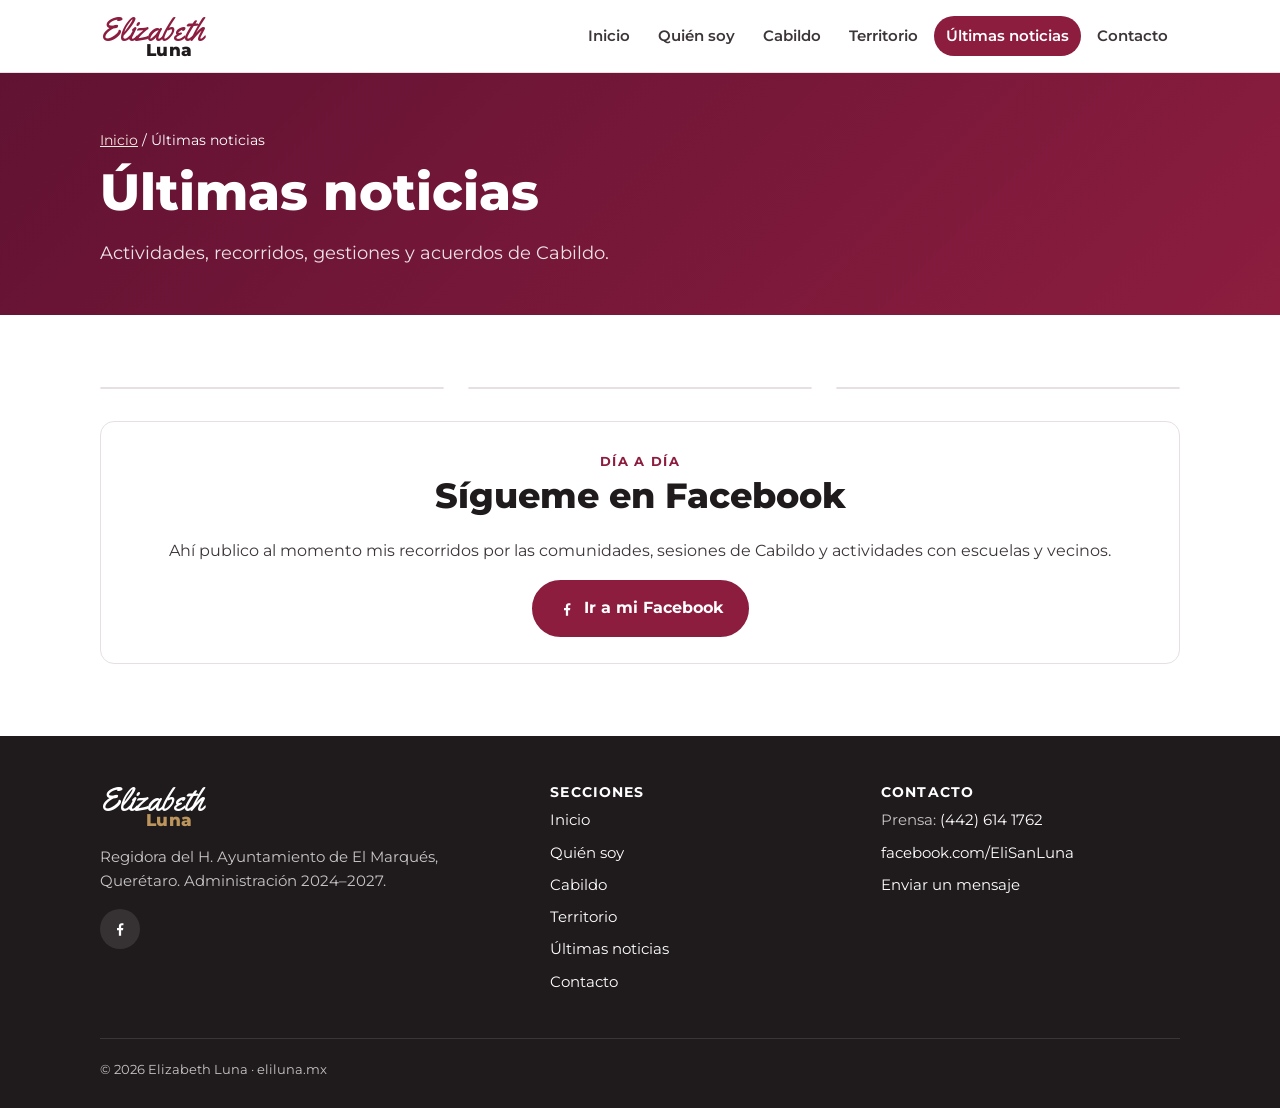
<file: noticias.html>
<!doctype html>
<html lang="es-MX">
<head>
  <meta charset="utf-8">
  <meta name="viewport" content="width=device-width, initial-scale=1">
  <title>Últimas noticias · Elizabeth Luna</title>
  <meta name="description" content="Actividades y noticias recientes de Elizabeth Luna, Regidora de El Marqués.">
  <meta name="theme-color" content="#8c1d3f">
  <link rel="canonical" href="https://eliluna.mx/noticias.html">
  <meta property="og:type" content="website">
  <meta property="og:locale" content="es_MX">
  <meta property="og:title" content="Últimas noticias · Elizabeth Luna">
  <meta property="og:description" content="Actividades y noticias recientes de Elizabeth Luna, Regidora de El Marqués.">
  <meta property="og:url" content="https://eliluna.mx/noticias.html">
  <meta property="og:image" content="https://eliluna.mx/img/eli-luna.jpg">
  <link rel="icon" href="img/favicon.svg" type="image/svg+xml">
  <link rel="preconnect" href="https://fonts.googleapis.com">
  <link rel="preconnect" href="https://fonts.gstatic.com" crossorigin>
  <link href="https://fonts.googleapis.com/css2?family=Montserrat:wght@400;500;600;700;800&family=Yellowtail&display=swap" rel="stylesheet">
  <link rel="stylesheet" href="css/styles.css">
</head>
<body>
  <a class="saltar" href="#contenido">Saltar al contenido</a>
  <header class="encabezado">
    <div class="contenedor">
      <a class="logo" href="./" aria-label="Elizabeth Luna, inicio">
        <span class="logo-firma">Elizabeth</span>
        <span class="logo-apellido">Luna</span>
      </a>
      <button class="menu-boton" aria-expanded="false" aria-controls="menu">Menú</button>
      <nav class="nav" id="menu" aria-label="Principal">
        <ul>
          <li><a href="./">Inicio</a></li>
          <li><a href="quien-soy.html">Quién soy</a></li>
          <li><a href="cabildo.html">Cabildo</a></li>
          <li><a href="territorio.html">Territorio</a></li>
          <li><a href="noticias.html" aria-current="page">Últimas noticias</a></li>
          <li><a href="contacto.html">Contacto</a></li>
        </ul>
      </nav>
    </div>
  </header>

  <main id="contenido">
    <section class="cabecera">
      <div class="contenedor">
        <div class="miga"><a href="./">Inicio</a> / Últimas noticias</div>
        <h1>Últimas noticias</h1>
        <p>Actividades, recorridos, gestiones y acuerdos de Cabildo.</p>
      </div>
    </section>

    <section class="seccion">
      <div class="contenedor">
        <div class="noticias" data-publicaciones></div>
        <div class="tarjeta centro mt">
          <span class="sobre" style="color:var(--guinda);font-weight:700;font-size:.82rem;letter-spacing:.1em;text-transform:uppercase">Día a día</span>
          <h2>Sígueme en Facebook</h2>
          <p>Ahí publico al momento mis recorridos por las comunidades, sesiones de Cabildo y actividades con escuelas y vecinos.</p>
          <a class="boton" href="https://www.facebook.com/EliSanLuna" target="_blank" rel="noopener"><svg viewBox="0 0 24 24" fill="currentColor"><path d="M13.5 21v-7.5h2.5l.4-3h-2.9V8.6c0-.9.25-1.5 1.5-1.5h1.6V4.4a21 21 0 0 0-2.3-.1c-2.3 0-3.8 1.4-3.8 3.9v2.3H8v3h2.5V21h3Z"/></svg> Ir a mi Facebook</a>
        </div>
      </div>
    </section>
  </main>

  <footer class="pie">
    <div class="contenedor">
      <div class="pie-rejilla">
        <div>
          <a class="logo" href="./" aria-label="Elizabeth Luna, inicio">
            <span class="logo-firma">Elizabeth</span>
            <span class="logo-apellido">Luna</span>
          </a>
          <p class="mt" style="margin-top:16px">Regidora del H. Ayuntamiento de El Marqués, Querétaro. Administración 2024–2027.</p>
          <div class="redes">
            <a href="https://www.facebook.com/EliSanLuna" target="_blank" rel="noopener" aria-label="Facebook"><svg viewBox="0 0 24 24" fill="currentColor"><path d="M13.5 21v-7.5h2.5l.4-3h-2.9V8.6c0-.9.25-1.5 1.5-1.5h1.6V4.4a21 21 0 0 0-2.3-.1c-2.3 0-3.8 1.4-3.8 3.9v2.3H8v3h2.5V21h3Z"/></svg></a>
          </div>
        </div>
        <div>
          <h4>Secciones</h4>
          <ul>
            <li><a href="./">Inicio</a></li>
            <li><a href="quien-soy.html">Quién soy</a></li>
            <li><a href="cabildo.html">Cabildo</a></li>
            <li><a href="territorio.html">Territorio</a></li>
            <li><a href="noticias.html">Últimas noticias</a></li>
            <li><a href="contacto.html">Contacto</a></li>
          </ul>
        </div>
        <div>
          <h4>Contacto</h4>
          <ul>
            <li>Prensa: <a href="tel:+524426141762">(442) 614 1762</a></li>
            <li><a href="https://www.facebook.com/EliSanLuna" target="_blank" rel="noopener">facebook.com/EliSanLuna</a></li>
            <li><a href="contacto.html">Enviar un mensaje</a></li>
          </ul>
        </div>
      </div>
      <div class="pie-legal">© <span data-anio>2026</span> Elizabeth Luna · eliluna.mx</div>
    </div>
  </footer>

  <script src="js/main.js"></script>
</body>
</html>
</file>
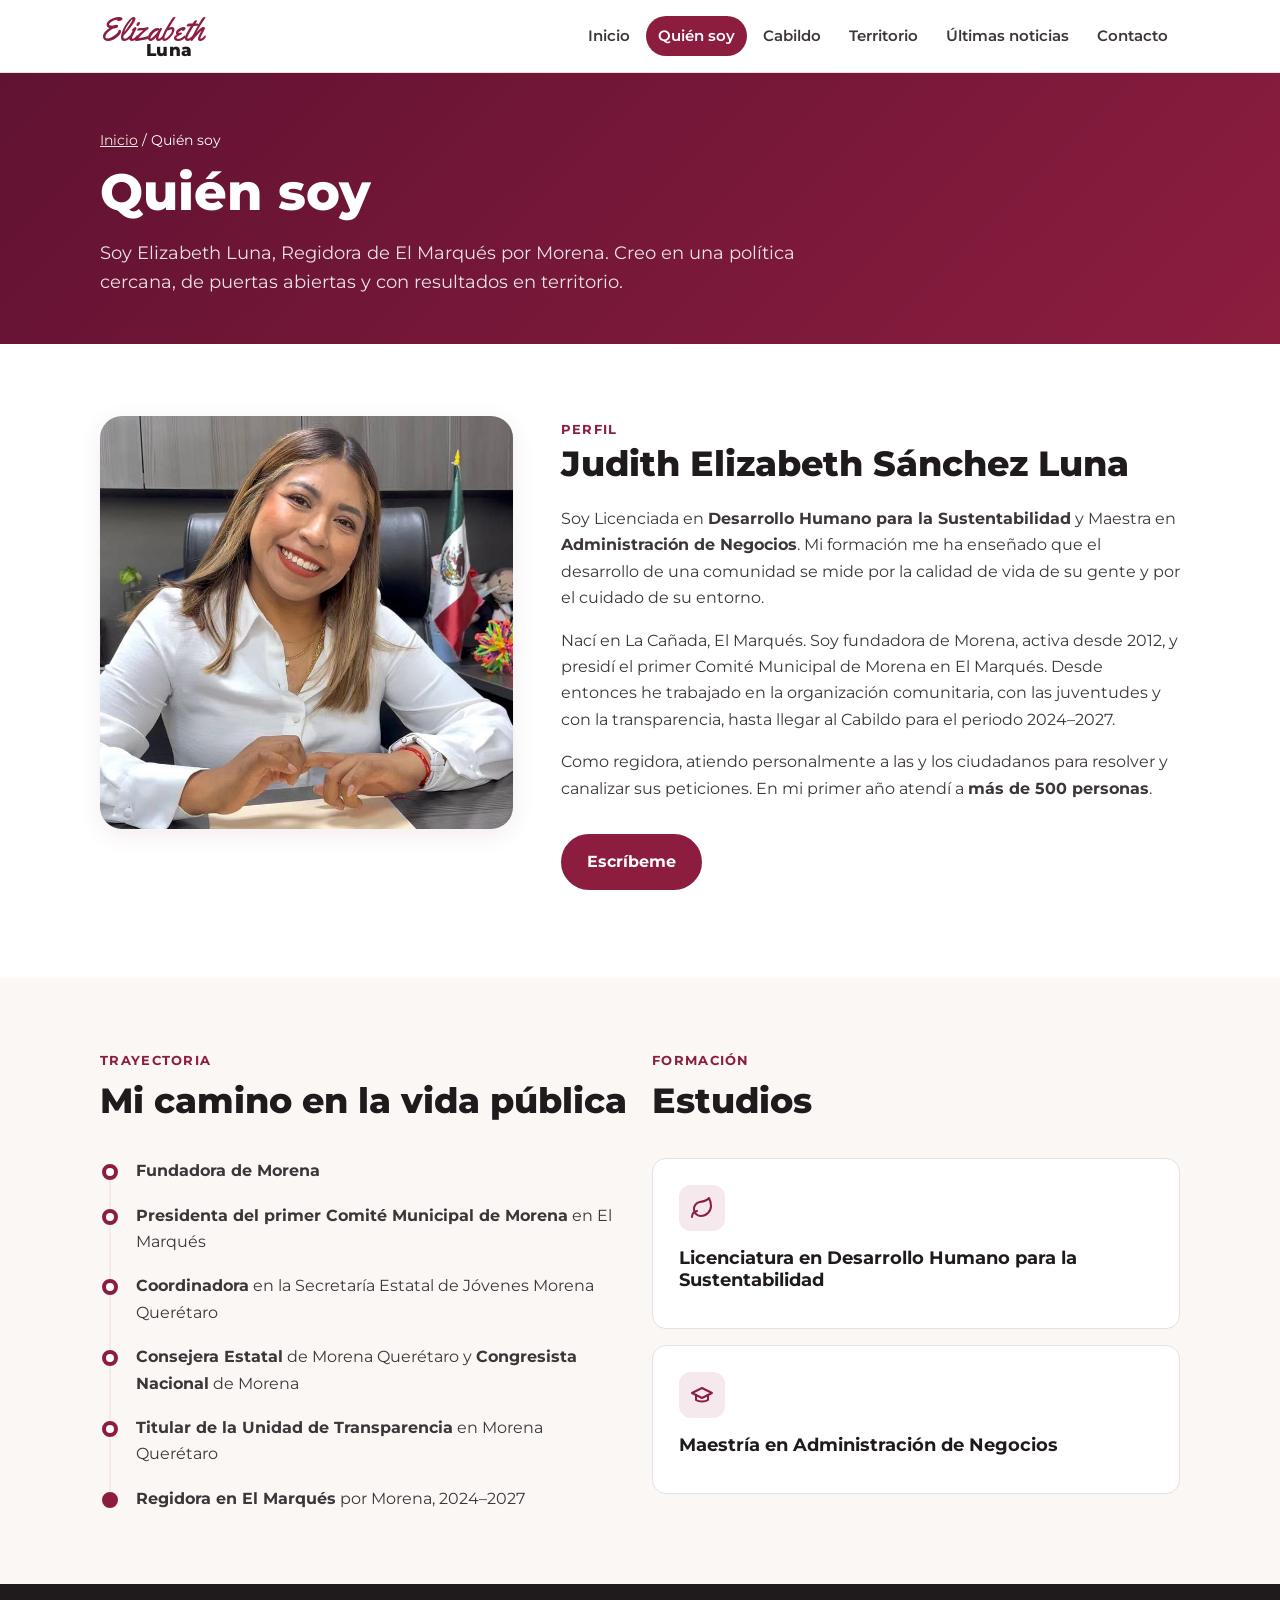
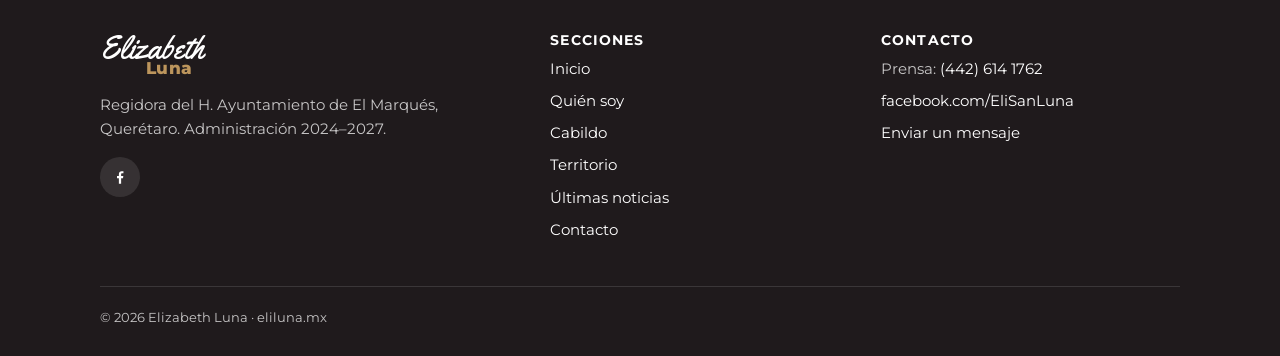
<file: quien-soy.html>
<!doctype html>
<html lang="es-MX">
<head>
  <meta charset="utf-8">
  <meta name="viewport" content="width=device-width, initial-scale=1">
  <title>Quién soy · Elizabeth Luna</title>
  <meta name="description" content="Semblanza, formación y trayectoria de Elizabeth Luna, Regidora de El Marqués por Morena.">
  <meta name="theme-color" content="#8c1d3f">
  <link rel="canonical" href="https://eliluna.mx/quien-soy.html">
  <meta property="og:type" content="website">
  <meta property="og:locale" content="es_MX">
  <meta property="og:title" content="Quién soy · Elizabeth Luna">
  <meta property="og:description" content="Semblanza, formación y trayectoria de Elizabeth Luna, Regidora de El Marqués por Morena.">
  <meta property="og:url" content="https://eliluna.mx/quien-soy.html">
  <meta property="og:image" content="https://eliluna.mx/img/eli-luna.jpg">
  <link rel="icon" href="img/favicon.svg" type="image/svg+xml">
  <link rel="preconnect" href="https://fonts.googleapis.com">
  <link rel="preconnect" href="https://fonts.gstatic.com" crossorigin>
  <link href="https://fonts.googleapis.com/css2?family=Montserrat:wght@400;500;600;700;800&family=Yellowtail&display=swap" rel="stylesheet">
  <link rel="stylesheet" href="css/styles.css">
</head>
<body>
  <a class="saltar" href="#contenido">Saltar al contenido</a>
  <header class="encabezado">
    <div class="contenedor">
      <a class="logo" href="./" aria-label="Elizabeth Luna, inicio">
        <span class="logo-firma">Elizabeth</span>
        <span class="logo-apellido">Luna</span>
      </a>
      <button class="menu-boton" aria-expanded="false" aria-controls="menu">Menú</button>
      <nav class="nav" id="menu" aria-label="Principal">
        <ul>
          <li><a href="./">Inicio</a></li>
          <li><a href="quien-soy.html" aria-current="page">Quién soy</a></li>
          <li><a href="cabildo.html">Cabildo</a></li>
          <li><a href="territorio.html">Territorio</a></li>
          <li><a href="noticias.html">Últimas noticias</a></li>
          <li><a href="contacto.html">Contacto</a></li>
        </ul>
      </nav>
    </div>
  </header>

  <main id="contenido">
    <section class="cabecera">
      <div class="contenedor">
        <div class="miga"><a href="./">Inicio</a> / Quién soy</div>
        <h1>Quién soy</h1>
        <p>Soy Elizabeth Luna, Regidora de El Marqués por Morena. Creo en una política cercana, de puertas abiertas y con resultados en territorio.</p>
      </div>
    </section>

    <section class="seccion">
      <div class="contenedor bloque-foto">
        <img src="img/eli-retrato.jpg" alt="Retrato de Elizabeth Luna" width="868" height="796">
        <div>
          <span class="sobre" style="color:var(--guinda);font-weight:700;font-size:.82rem;letter-spacing:.1em;text-transform:uppercase">Perfil</span>
          <h2>Judith Elizabeth Sánchez Luna</h2>
          <p>Soy Licenciada en <strong>Desarrollo Humano para la Sustentabilidad</strong> y Maestra en <strong>Administración de Negocios</strong>. Mi formación me ha enseñado que el desarrollo de una comunidad se mide por la calidad de vida de su gente y por el cuidado de su entorno.</p>
          <p>Nací en La Cañada, El Marqués. Soy fundadora de Morena, activa desde 2012, y presidí el primer Comité Municipal de Morena en El Marqués. Desde entonces he trabajado en la organización comunitaria, con las juventudes y con la transparencia, hasta llegar al Cabildo para el periodo 2024–2027.</p>
          <p>Como regidora, atiendo personalmente a las y los ciudadanos para resolver y canalizar sus peticiones. En mi primer año atendí a <strong>más de 500 personas</strong>.</p>
          <p class="mt"><a class="boton" href="contacto.html">Escríbeme</a></p>
        </div>
      </div>
    </section>

    <section class="seccion seccion-alt">
      <div class="contenedor rejilla-2">
        <div>
          <div class="seccion-titulo"><span class="sobre">Trayectoria</span><h2>Mi camino en la vida pública</h2></div>
          <ul class="lista-linea">
            <li><strong>Fundadora de Morena</strong></li>
            <li><strong>Presidenta del primer Comité Municipal de Morena</strong> en El Marqués</li>
            <li><strong>Coordinadora</strong> en la Secretaría Estatal de Jóvenes Morena Querétaro</li>
            <li><strong>Consejera Estatal</strong> de Morena Querétaro y <strong>Congresista Nacional</strong> de Morena</li>
            <li><strong>Titular de la Unidad de Transparencia</strong> en Morena Querétaro</li>
            <li class="actual"><strong>Regidora en El Marqués</strong> por Morena, 2024–2027</li>
          </ul>
        </div>
        <div>
          <div class="seccion-titulo"><span class="sobre">Formación</span><h2>Estudios</h2></div>
          <div class="tarjeta" style="margin-bottom:16px">
            <div class="icono"><svg viewBox="0 0 24 24" fill="none" stroke="currentColor" stroke-width="2" stroke-linecap="round" stroke-linejoin="round"><path d="M11 20A7 7 0 0 1 9.8 6.1C15.5 5 17 4.48 19 2c1 2 2 4.18 2 8 0 5.5-4.78 10-10 10Z"/><path d="M2 21c0-3 1.85-5.36 5.08-6"/></svg></div>
            <h3>Licenciatura en Desarrollo Humano para la Sustentabilidad</h3>
          </div>
          <div class="tarjeta">
            <div class="icono"><svg viewBox="0 0 24 24" fill="none" stroke="currentColor" stroke-width="2" stroke-linecap="round" stroke-linejoin="round"><path d="M22 10 12 5 2 10l10 5 10-5Z"/><path d="M6 12v5c3 2 9 2 12 0v-5"/></svg></div>
            <h3>Maestría en Administración de Negocios</h3>
          </div>
        </div>
      </div>
    </section>
  </main>

  <footer class="pie">
    <div class="contenedor">
      <div class="pie-rejilla">
        <div>
          <a class="logo" href="./" aria-label="Elizabeth Luna, inicio">
            <span class="logo-firma">Elizabeth</span>
            <span class="logo-apellido">Luna</span>
          </a>
          <p class="mt" style="margin-top:16px">Regidora del H. Ayuntamiento de El Marqués, Querétaro. Administración 2024–2027.</p>
          <div class="redes">
            <a href="https://www.facebook.com/EliSanLuna" target="_blank" rel="noopener" aria-label="Facebook"><svg viewBox="0 0 24 24" fill="currentColor"><path d="M13.5 21v-7.5h2.5l.4-3h-2.9V8.6c0-.9.25-1.5 1.5-1.5h1.6V4.4a21 21 0 0 0-2.3-.1c-2.3 0-3.8 1.4-3.8 3.9v2.3H8v3h2.5V21h3Z"/></svg></a>
          </div>
        </div>
        <div>
          <h4>Secciones</h4>
          <ul>
            <li><a href="./">Inicio</a></li>
            <li><a href="quien-soy.html">Quién soy</a></li>
            <li><a href="cabildo.html">Cabildo</a></li>
            <li><a href="territorio.html">Territorio</a></li>
            <li><a href="noticias.html">Últimas noticias</a></li>
            <li><a href="contacto.html">Contacto</a></li>
          </ul>
        </div>
        <div>
          <h4>Contacto</h4>
          <ul>
            <li>Prensa: <a href="tel:+524426141762">(442) 614 1762</a></li>
            <li><a href="https://www.facebook.com/EliSanLuna" target="_blank" rel="noopener">facebook.com/EliSanLuna</a></li>
            <li><a href="contacto.html">Enviar un mensaje</a></li>
          </ul>
        </div>
      </div>
      <div class="pie-legal">© <span data-anio>2026</span> Elizabeth Luna · eliluna.mx</div>
    </div>
  </footer>

  <script src="js/main.js"></script>
</body>
</html>
</file>
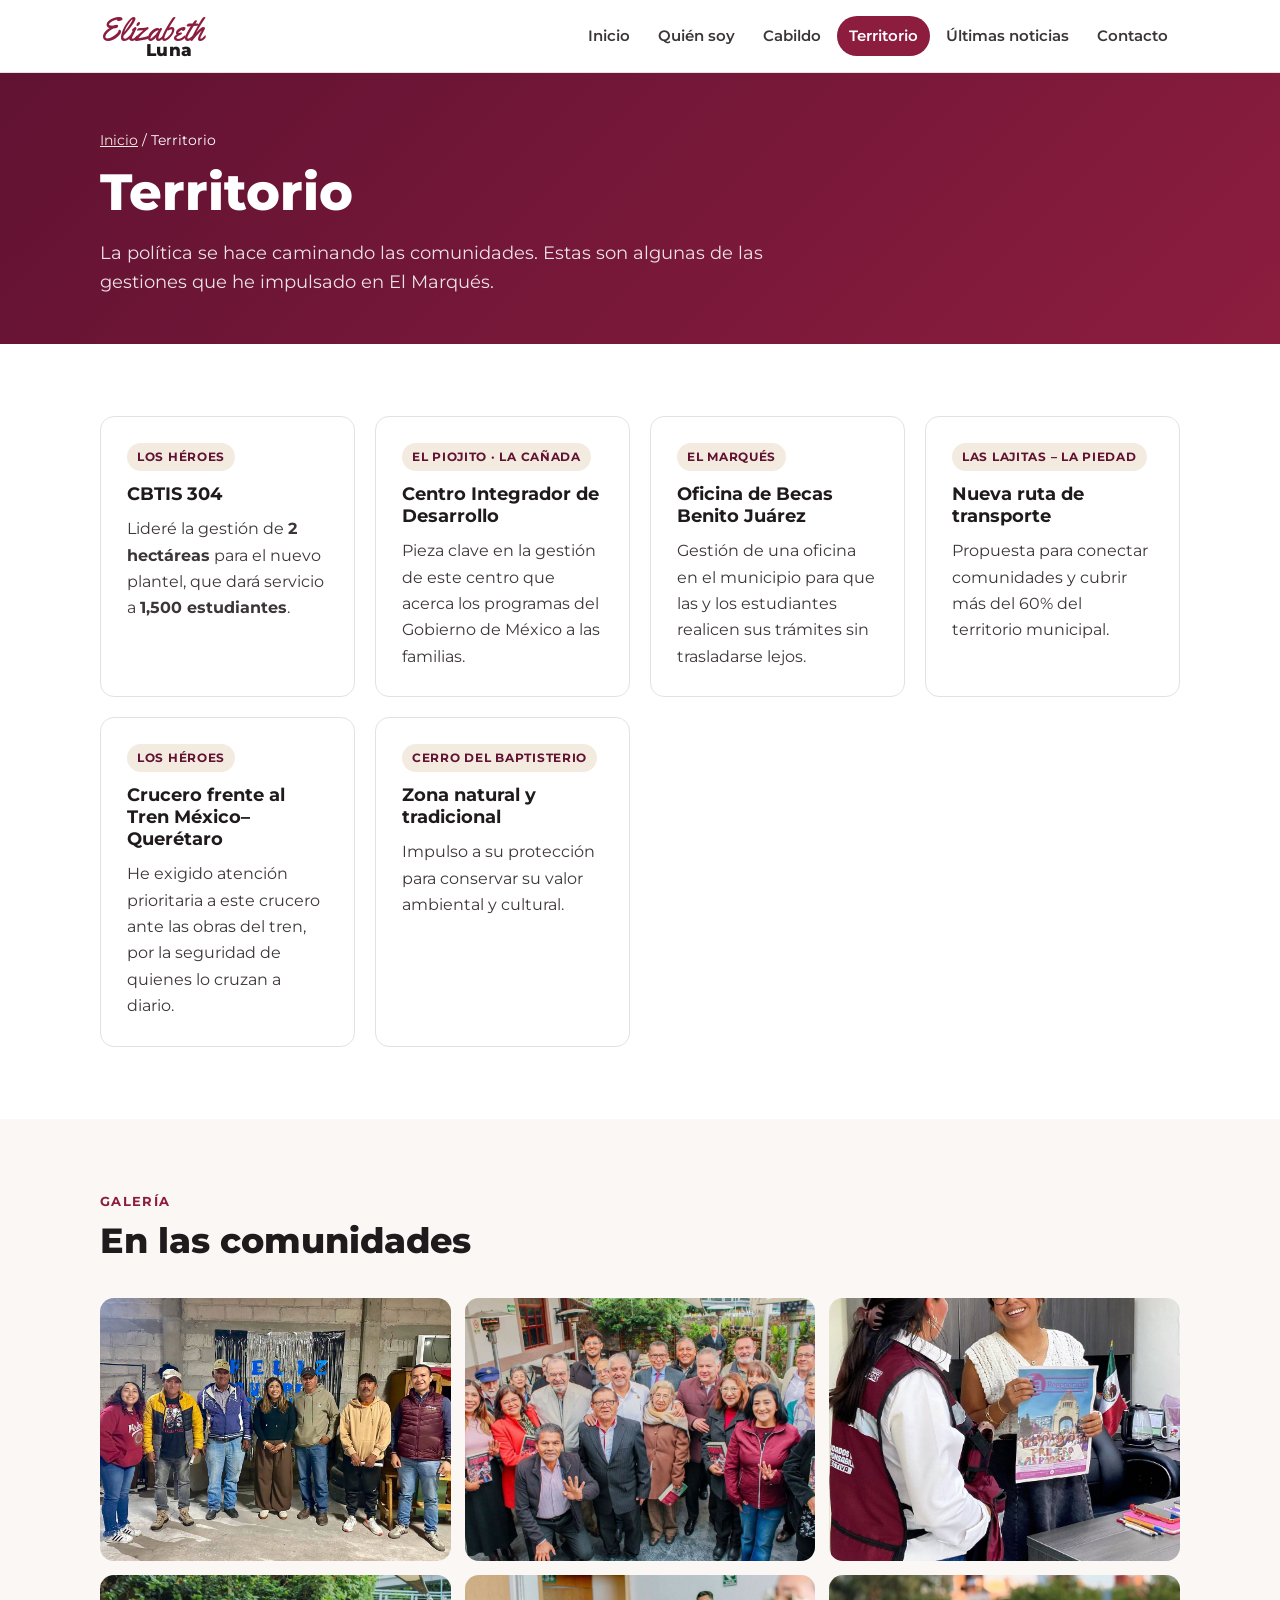
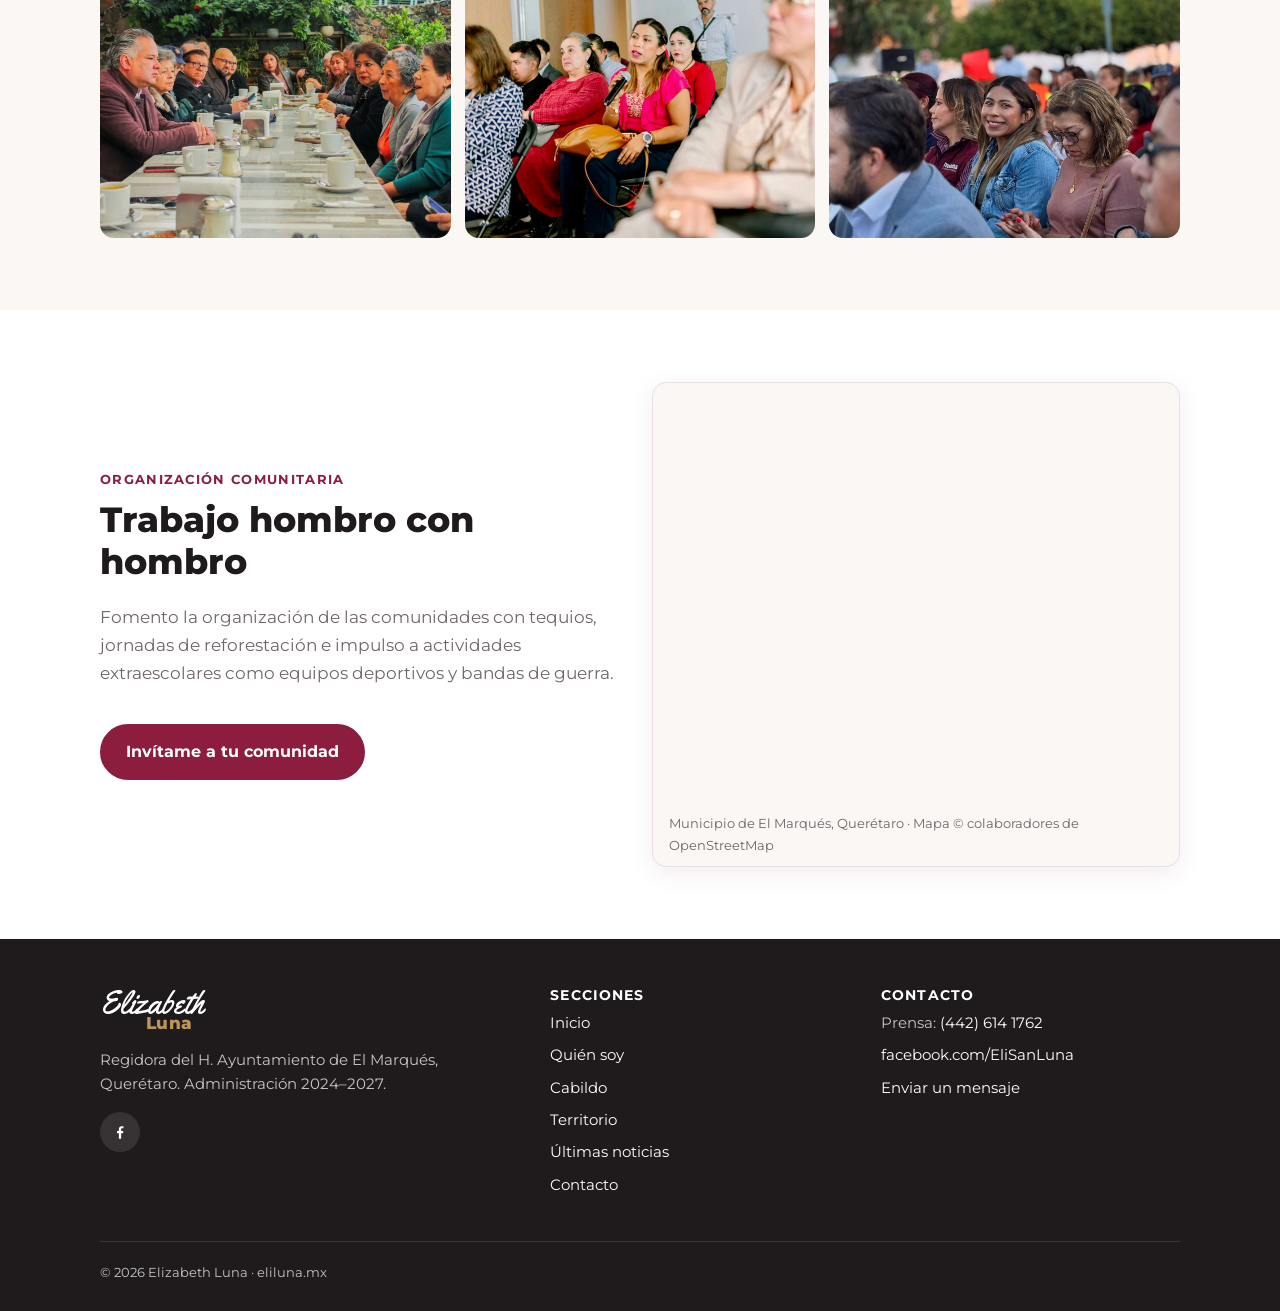
<file: territorio.html>
<!doctype html>
<html lang="es-MX">
<head>
  <meta charset="utf-8">
  <meta name="viewport" content="width=device-width, initial-scale=1">
  <title>Territorio · Elizabeth Luna</title>
  <meta name="description" content="Gestiones de Elizabeth Luna en las comunidades de El Marqués: CBTIS 304, Centro Integrador de Desarrollo, transporte y más.">
  <meta name="theme-color" content="#8c1d3f">
  <link rel="canonical" href="https://eliluna.mx/territorio.html">
  <meta property="og:type" content="website">
  <meta property="og:locale" content="es_MX">
  <meta property="og:title" content="Territorio · Elizabeth Luna">
  <meta property="og:description" content="Gestiones de Elizabeth Luna en las comunidades de El Marqués: CBTIS 304, Centro Integrador de Desarrollo, transporte y más.">
  <meta property="og:url" content="https://eliluna.mx/territorio.html">
  <meta property="og:image" content="https://eliluna.mx/img/eli-luna.jpg">
  <link rel="icon" href="img/favicon.svg" type="image/svg+xml">
  <link rel="preconnect" href="https://fonts.googleapis.com">
  <link rel="preconnect" href="https://fonts.gstatic.com" crossorigin>
  <link href="https://fonts.googleapis.com/css2?family=Montserrat:wght@400;500;600;700;800&family=Yellowtail&display=swap" rel="stylesheet">
  <link rel="stylesheet" href="css/styles.css">
</head>
<body>
  <a class="saltar" href="#contenido">Saltar al contenido</a>
  <header class="encabezado">
    <div class="contenedor">
      <a class="logo" href="./" aria-label="Elizabeth Luna, inicio">
        <span class="logo-firma">Elizabeth</span>
        <span class="logo-apellido">Luna</span>
      </a>
      <button class="menu-boton" aria-expanded="false" aria-controls="menu">Menú</button>
      <nav class="nav" id="menu" aria-label="Principal">
        <ul>
          <li><a href="./">Inicio</a></li>
          <li><a href="quien-soy.html">Quién soy</a></li>
          <li><a href="cabildo.html">Cabildo</a></li>
          <li><a href="territorio.html" aria-current="page">Territorio</a></li>
          <li><a href="noticias.html">Últimas noticias</a></li>
          <li><a href="contacto.html">Contacto</a></li>
        </ul>
      </nav>
    </div>
  </header>

  <main id="contenido">
    <section class="cabecera">
      <div class="contenedor">
        <div class="miga"><a href="./">Inicio</a> / Territorio</div>
        <h1>Territorio</h1>
        <p>La política se hace caminando las comunidades. Estas son algunas de las gestiones que he impulsado en El Marqués.</p>
      </div>
    </section>

    <section class="seccion">
      <div class="contenedor">
        <div class="rejilla">
          <div class="tarjeta lugar">
            <span class="zona">Los Héroes</span>
            <h3>CBTIS 304</h3>
            <p>Lideré la gestión de <strong>2 hectáreas</strong> para el nuevo plantel, que dará servicio a <strong>1,500 estudiantes</strong>.</p>
          </div>
          <div class="tarjeta lugar">
            <span class="zona">El Piojito · La Cañada</span>
            <h3>Centro Integrador de Desarrollo</h3>
            <p>Pieza clave en la gestión de este centro que acerca los programas del Gobierno de México a las familias.</p>
          </div>
          <div class="tarjeta lugar">
            <span class="zona">El Marqués</span>
            <h3>Oficina de Becas Benito Juárez</h3>
            <p>Gestión de una oficina en el municipio para que las y los estudiantes realicen sus trámites sin trasladarse lejos.</p>
          </div>
          <div class="tarjeta lugar">
            <span class="zona">Las Lajitas – La Piedad</span>
            <h3>Nueva ruta de transporte</h3>
            <p>Propuesta para conectar comunidades y cubrir más del 60% del territorio municipal.</p>
          </div>
          <div class="tarjeta lugar">
            <span class="zona">Los Héroes</span>
            <h3>Crucero frente al Tren México–Querétaro</h3>
            <p>He exigido atención prioritaria a este crucero ante las obras del tren, por la seguridad de quienes lo cruzan a diario.</p>
          </div>
          <div class="tarjeta lugar">
            <span class="zona">Cerro del Baptisterio</span>
            <h3>Zona natural y tradicional</h3>
            <p>Impulso a su protección para conservar su valor ambiental y cultural.</p>
          </div>
        </div>
      </div>
    </section>

    <section class="seccion seccion-alt">
      <div class="contenedor">
        <div class="seccion-titulo"><span class="sobre">Galería</span><h2>En las comunidades</h2></div>
        <div class="galeria">
          <figure><img src="img/territorio-vecinos.jpg" alt="Elizabeth Luna con vecinas y vecinos en una reunión comunitaria" loading="lazy"></figure>
          <figure><img src="img/territorio-grupo.jpg" alt="Elizabeth Luna con un grupo numeroso de ciudadanas y ciudadanos" loading="lazy"></figure>
          <figure><img src="img/territorio-oficina.jpg" alt="Elizabeth Luna atendiendo en su oficina" loading="lazy"></figure>
          <figure><img src="img/territorio-desayuno.jpg" alt="Reunión de trabajo con ciudadanos alrededor de una mesa" loading="lazy"></figure>
          <figure><img src="img/territorio-reunion.jpg" alt="Elizabeth Luna escuchando en una reunión con mujeres de la comunidad" loading="lazy"></figure>
          <figure><img src="img/territorio-evento.jpg" alt="Elizabeth Luna conviviendo en un evento público" loading="lazy"></figure>
        </div>
      </div>
    </section>

    <section class="seccion">
      <div class="contenedor rejilla-2" style="align-items:center">
        <div>
          <div class="seccion-titulo">
            <span class="sobre">Organización comunitaria</span>
            <h2>Trabajo hombro con hombro</h2>
            <p>Fomento la organización de las comunidades con tequios, jornadas de reforestación e impulso a actividades extraescolares como equipos deportivos y bandas de guerra.</p>
          </div>
          <a class="boton" href="contacto.html">Invítame a tu comunidad</a>
        </div>
        <div class="mapa">
          <iframe title="Mapa del municipio de El Marqués, Querétaro" loading="lazy"
            src="https://www.openstreetmap.org/export/embed.html?bbox=-100.45%2C20.50%2C-100.13%2C20.82&amp;layer=mapnik"></iframe>
          <small>Municipio de El Marqués, Querétaro · Mapa © colaboradores de OpenStreetMap</small>
        </div>
      </div>
    </section>
  </main>

  <footer class="pie">
    <div class="contenedor">
      <div class="pie-rejilla">
        <div>
          <a class="logo" href="./" aria-label="Elizabeth Luna, inicio">
            <span class="logo-firma">Elizabeth</span>
            <span class="logo-apellido">Luna</span>
          </a>
          <p class="mt" style="margin-top:16px">Regidora del H. Ayuntamiento de El Marqués, Querétaro. Administración 2024–2027.</p>
          <div class="redes">
            <a href="https://www.facebook.com/EliSanLuna" target="_blank" rel="noopener" aria-label="Facebook"><svg viewBox="0 0 24 24" fill="currentColor"><path d="M13.5 21v-7.5h2.5l.4-3h-2.9V8.6c0-.9.25-1.5 1.5-1.5h1.6V4.4a21 21 0 0 0-2.3-.1c-2.3 0-3.8 1.4-3.8 3.9v2.3H8v3h2.5V21h3Z"/></svg></a>
          </div>
        </div>
        <div>
          <h4>Secciones</h4>
          <ul>
            <li><a href="./">Inicio</a></li>
            <li><a href="quien-soy.html">Quién soy</a></li>
            <li><a href="cabildo.html">Cabildo</a></li>
            <li><a href="territorio.html">Territorio</a></li>
            <li><a href="noticias.html">Últimas noticias</a></li>
            <li><a href="contacto.html">Contacto</a></li>
          </ul>
        </div>
        <div>
          <h4>Contacto</h4>
          <ul>
            <li>Prensa: <a href="tel:+524426141762">(442) 614 1762</a></li>
            <li><a href="https://www.facebook.com/EliSanLuna" target="_blank" rel="noopener">facebook.com/EliSanLuna</a></li>
            <li><a href="contacto.html">Enviar un mensaje</a></li>
          </ul>
        </div>
      </div>
      <div class="pie-legal">© <span data-anio>2026</span> Elizabeth Luna · eliluna.mx</div>
    </div>
  </footer>

  <script src="js/main.js"></script>
</body>
</html>
</file>
<file: css/styles.css>
/* ==========================================================
   eliluna.mx — Elizabeth Luna, Regidora de El Marqués
   Paleta basada en el guinda de Morena y su logotipo.
   ========================================================== */

:root {
  --guinda: #8c1d3f;
  --guinda-oscuro: #611232;
  --guinda-claro: #f6e9ed;
  --dorado: #bc955c;
  --dorado-claro: #f3ebdf;
  --tinta: #1f1a1c;
  --texto: #3d3639;
  --gris: #6f6669;
  --linea: #e7e0e2;
  --fondo: #ffffff;
  --fondo-alt: #faf7f5;
  --radio: 14px;
  --sombra: 0 6px 24px rgba(97, 18, 50, .08);
  --ancho: 1120px;
  --fuente: "Montserrat", system-ui, -apple-system, "Segoe UI", sans-serif;
  --fuente-firma: "Yellowtail", cursive;
}

*, *::before, *::after { box-sizing: border-box; }

html { scroll-behavior: smooth; }

body {
  margin: 0;
  font-family: var(--fuente);
  color: var(--texto);
  background: var(--fondo);
  line-height: 1.65;
  font-size: 1rem;
  -webkit-font-smoothing: antialiased;
}

img { max-width: 100%; display: block; }

a { color: var(--guinda); }
a:hover { color: var(--guinda-oscuro); }

h1, h2, h3, h4 { color: var(--tinta); line-height: 1.2; margin: 0 0 .6em; }
h1 { font-size: clamp(2rem, 5vw, 3.2rem); font-weight: 800; }
h2 { font-size: clamp(1.6rem, 3.5vw, 2.2rem); font-weight: 800; }
h3 { font-size: 1.15rem; font-weight: 700; }
p { margin: 0 0 1em; }

.contenedor { width: 100%; max-width: var(--ancho); margin: 0 auto; padding: 0 20px; }

.saltar {
  position: absolute; left: -9999px; top: 0;
  background: var(--guinda); color: #fff; padding: 8px 14px; z-index: 100;
}
.saltar:focus { left: 10px; top: 10px; }

/* ---------- Encabezado ---------- */
.encabezado {
  position: sticky; top: 0; z-index: 50;
  background: rgba(255, 255, 255, .96);
  backdrop-filter: blur(8px);
  border-bottom: 1px solid var(--linea);
}
.encabezado .contenedor {
  display: flex; align-items: center; justify-content: space-between;
  min-height: 72px; gap: 16px;
}

.logo { text-decoration: none; display: flex; flex-direction: column; line-height: 1; }
.logo-firma { font-family: var(--fuente-firma); color: var(--guinda); font-size: 2rem; }
.logo-apellido { font-weight: 800; color: var(--tinta); font-size: 1.05rem; margin: -4px 0 0 46px; letter-spacing: .02em; }
.logo:hover .logo-firma { color: var(--guinda-oscuro); }

.menu-boton {
  display: none; background: none; border: 1px solid var(--linea); border-radius: 10px;
  padding: 8px 12px; font: inherit; font-weight: 600; color: var(--tinta); cursor: pointer;
}

.nav ul { list-style: none; margin: 0; padding: 0; display: flex; gap: 4px; }
.nav a {
  display: block; padding: 8px 12px; border-radius: 999px;
  text-decoration: none; color: var(--texto); font-weight: 600; font-size: .93rem;
}
.nav a:hover { background: var(--guinda-claro); color: var(--guinda-oscuro); }
.nav a[aria-current="page"] { background: var(--guinda); color: #fff; }

@media (max-width: 900px) {
  .menu-boton { display: inline-block; }
  .nav {
    position: absolute; top: 100%; left: 0; right: 0;
    background: #fff; border-bottom: 1px solid var(--linea);
    display: none; box-shadow: var(--sombra);
  }
  .nav.abierto { display: block; }
  .nav ul { flex-direction: column; padding: 10px 20px 18px; }
  .nav a { padding: 12px 14px; border-radius: 10px; }
}

/* ---------- Botones ---------- */
.boton {
  display: inline-flex; align-items: center; justify-content: center; gap: 8px;
  padding: 13px 24px; border-radius: 999px; border: 2px solid var(--guinda);
  background: var(--guinda); color: #fff; font: inherit; font-weight: 700;
  text-decoration: none; cursor: pointer; transition: background .2s, color .2s, transform .2s;
}
.boton:hover { background: var(--guinda-oscuro); border-color: var(--guinda-oscuro); color: #fff; transform: translateY(-1px); }
.boton svg { width: 18px; height: 18px; flex-shrink: 0; }
.boton-secundario { background: transparent; color: var(--guinda); }
.boton-secundario:hover { background: var(--guinda); color: #fff; }
.boton-claro { background: #fff; border-color: #fff; color: var(--guinda); }
.boton-claro:hover { background: var(--dorado-claro); border-color: var(--dorado-claro); color: var(--guinda-oscuro); }

/* ---------- Portada (inicio) ---------- */
.portada {
  background:
    radial-gradient(circle at 85% 20%, rgba(188, 149, 92, .18), transparent 45%),
    linear-gradient(135deg, var(--fondo-alt) 0%, var(--guinda-claro) 100%);
  padding: 64px 0 72px;
}
.portada .contenedor {
  display: grid; grid-template-columns: 1.15fr .85fr; gap: 48px; align-items: center;
}
.etiqueta {
  display: inline-block; background: var(--guinda); color: #fff;
  font-size: .78rem; font-weight: 700; letter-spacing: .08em; text-transform: uppercase;
  padding: 6px 14px; border-radius: 999px; margin-bottom: 18px;
}
.portada h1 .firma { font-family: var(--fuente-firma); color: var(--guinda); font-weight: 400; font-size: 1.25em; }
.portada .lema { font-size: 1.15rem; color: var(--texto); max-width: 34em; }
.portada .acciones { display: flex; flex-wrap: wrap; gap: 12px; margin-top: 26px; }
.portada-foto { position: relative; }
.portada-foto img {
  width: 100%; max-width: 420px; margin-left: auto; aspect-ratio: 1; object-fit: cover;
  border-radius: 28px; box-shadow: 0 20px 50px rgba(97, 18, 50, .22);
  border: 6px solid #fff;
}
.portada-foto::before {
  content: ""; position: absolute; inset: 24px -16px -16px 40px; border-radius: 28px;
  background: var(--guinda); z-index: -1; opacity: .9;
}
.portada-foto { isolation: isolate; }

@media (max-width: 820px) {
  .portada { padding: 40px 0 56px; }
  .portada .contenedor { grid-template-columns: 1fr; gap: 36px; }
  .portada-foto { order: -1; max-width: 320px; margin: 0 auto; }
  .portada-foto::before { inset: 18px -10px -10px 28px; }
}

/* ---------- Encabezado de página interior ---------- */
.cabecera {
  background: linear-gradient(135deg, var(--guinda-oscuro), var(--guinda));
  color: #fff; padding: 56px 0 48px;
}
.cabecera h1 { color: #fff; margin-bottom: .3em; }
.cabecera p { color: rgba(255, 255, 255, .88); font-size: 1.1rem; max-width: 40em; margin: 0; }
.cabecera .miga { font-size: .85rem; margin-bottom: 10px; }
.cabecera .miga a { color: var(--dorado-claro); }

/* ---------- Secciones ---------- */
.seccion { padding: 72px 0; }
.seccion-alt { background: var(--fondo-alt); }
.seccion-titulo { max-width: 46em; margin-bottom: 36px; }
.seccion-titulo .sobre {
  color: var(--guinda); font-weight: 700; font-size: .82rem;
  letter-spacing: .1em; text-transform: uppercase; margin-bottom: 8px; display: block;
}
.seccion-titulo p { color: var(--gris); font-size: 1.05rem; }

@media (max-width: 600px) { .seccion { padding: 52px 0; } }

/* ---------- Cifras ---------- */
.cifras {
  display: grid; grid-template-columns: repeat(4, 1fr); gap: 16px;
  margin-top: -36px; position: relative; z-index: 2;
}
.cifra {
  background: #fff; border-radius: var(--radio); padding: 22px 20px;
  box-shadow: var(--sombra); border-top: 4px solid var(--guinda);
}
.cifra strong { display: block; font-size: 2rem; font-weight: 800; color: var(--guinda); line-height: 1.1; }
.cifra span { font-size: .9rem; color: var(--gris); }
@media (max-width: 900px) { .cifras { grid-template-columns: repeat(2, 1fr); } }
@media (max-width: 420px) { .cifras { grid-template-columns: 1fr; } }

/* ---------- Tarjetas ---------- */
.rejilla { display: grid; gap: 20px; grid-template-columns: repeat(auto-fit, minmax(230px, 1fr)); }
.rejilla-2 { display: grid; gap: 24px; grid-template-columns: repeat(2, 1fr); }
@media (max-width: 760px) { .rejilla-2 { grid-template-columns: 1fr; } }

.tarjeta {
  background: #fff; border: 1px solid var(--linea); border-radius: var(--radio);
  padding: 26px; transition: box-shadow .2s, transform .2s, border-color .2s;
}
.tarjeta p:last-child { margin-bottom: 0; }
a.tarjeta { display: block; text-decoration: none; color: inherit; }
a.tarjeta:hover { box-shadow: var(--sombra); transform: translateY(-3px); border-color: var(--guinda-claro); }
.tarjeta .icono {
  width: 46px; height: 46px; border-radius: 12px; display: grid; place-items: center;
  background: var(--guinda-claro); color: var(--guinda); margin-bottom: 16px;
}
.tarjeta .icono svg { width: 24px; height: 24px; }
.tarjeta .mas { color: var(--guinda); font-weight: 700; font-size: .92rem; }
.tarjeta-destacada { background: var(--guinda); border-color: var(--guinda); color: rgba(255, 255, 255, .9); }
.tarjeta-destacada h3 { color: #fff; }

/* ---------- Bloque con foto ---------- */
.bloque-foto { display: grid; grid-template-columns: .8fr 1.2fr; gap: 48px; align-items: start; }
.bloque-foto img { border-radius: 22px; box-shadow: var(--sombra); width: 100%; aspect-ratio: 1; object-fit: cover; }
@media (max-width: 820px) {
  .bloque-foto { grid-template-columns: 1fr; gap: 28px; }
  .bloque-foto img { max-width: 360px; }
}

/* ---------- Listas ---------- */
.lista-linea { list-style: none; margin: 0; padding: 0; position: relative; }
.lista-linea::before {
  content: ""; position: absolute; left: 9px; top: 6px; bottom: 6px; width: 2px; background: var(--guinda-claro);
}
.lista-linea li { position: relative; padding: 0 0 18px 36px; }
.lista-linea li::before {
  content: ""; position: absolute; left: 2px; top: 6px; width: 16px; height: 16px; border-radius: 50%;
  background: #fff; border: 4px solid var(--guinda);
}
.lista-linea li:last-child { padding-bottom: 0; }
.lista-linea li.actual::before { background: var(--guinda); }

.lista-check { list-style: none; margin: 0; padding: 0; }
.lista-check li { position: relative; padding: 10px 0 10px 34px; border-bottom: 1px solid var(--linea); }
.lista-check li:last-child { border-bottom: 0; }
.lista-check li::before {
  content: ""; position: absolute; left: 0; top: 13px; width: 22px; height: 22px; border-radius: 50%;
  background: var(--guinda-claro) url("data:image/svg+xml,%3Csvg xmlns='http://www.w3.org/2000/svg' viewBox='0 0 24 24' fill='none' stroke='%238c1d3f' stroke-width='3' stroke-linecap='round' stroke-linejoin='round'%3E%3Cpolyline points='20 6 9 17 4 12'/%3E%3C/svg%3E") center / 13px no-repeat;
}
.lista-check .rol { display: block; font-size: .8rem; font-weight: 700; color: var(--guinda); text-transform: uppercase; letter-spacing: .06em; }

/* ---------- Ejes temáticos ---------- */
.eje { border-left: 4px solid var(--guinda); }
.eje h3 { display: flex; gap: 10px; align-items: center; }
.eje ul { margin: 0; padding-left: 20px; }
.eje li { margin-bottom: 8px; }
.eje li:last-child { margin-bottom: 0; }

/* ---------- Territorio ---------- */
.mapa {
  border-radius: var(--radio); overflow: hidden; border: 1px solid var(--linea);
  box-shadow: var(--sombra); background: var(--fondo-alt);
}
.mapa iframe { width: 100%; height: 420px; border: 0; display: block; }
.mapa small { display: block; padding: 10px 16px; font-size: .8rem; color: var(--gris); }
.lugar .zona {
  display: inline-block; font-size: .75rem; font-weight: 700; letter-spacing: .06em; text-transform: uppercase;
  color: var(--guinda-oscuro); background: var(--dorado-claro); padding: 4px 10px; border-radius: 999px; margin-bottom: 12px;
}

/* ---------- Facebook / noticias ---------- */
.fb-caja {
  background: #fff; border: 1px solid var(--linea); border-radius: var(--radio);
  padding: 16px; box-shadow: var(--sombra); display: flex; flex-direction: column; align-items: center; min-height: 200px;
}
.fb-caja .fb-page, .fb-caja .fb-page span, .fb-caja .fb-page iframe { width: 100% !important; max-width: 500px; }
.fb-respaldo { text-align: center; padding: 24px; color: var(--gris); }
.fb-respaldo p { margin-bottom: 16px; }

.noticias { display: grid; gap: 24px; grid-template-columns: repeat(auto-fill, minmax(320px, 1fr)); align-items: start; }
@media (max-width: 380px) { .noticias { grid-template-columns: 1fr; } }
.noticia { background: #fff; border: 1px solid var(--linea); border-radius: var(--radio); overflow: hidden; }
.noticia .fb-post, .noticia .fb-post span, .noticia .fb-post iframe { width: 100% !important; }
.noticia-cuerpo { padding: 20px 22px; }
.noticia time { font-size: .82rem; font-weight: 700; color: var(--guinda); text-transform: uppercase; letter-spacing: .05em; }

/* ---------- Contacto ---------- */
.contacto-caja {
  background: linear-gradient(135deg, var(--guinda-oscuro), var(--guinda));
  color: rgba(255, 255, 255, .9); border-radius: 24px; padding: 44px;
  display: grid; grid-template-columns: .9fr 1.1fr; gap: 40px; align-items: start;
}
.contacto-caja h2 { color: #fff; }
.contacto-caja a { color: #fff; }
.contacto-datos { list-style: none; margin: 24px 0 0; padding: 0; }
.contacto-datos li { display: flex; gap: 12px; margin-bottom: 14px; align-items: flex-start; }
.contacto-datos svg { width: 20px; height: 20px; flex-shrink: 0; margin-top: 3px; color: var(--dorado); }
@media (max-width: 820px) {
  .contacto-caja { grid-template-columns: 1fr; padding: 32px 22px; gap: 28px; }
}

.formulario { background: #fff; border-radius: var(--radio); padding: 28px; color: var(--texto); }
.formulario label { display: block; font-weight: 600; font-size: .9rem; margin-bottom: 6px; color: var(--tinta); }
.formulario .campo { margin-bottom: 16px; }
.formulario input, .formulario select, .formulario textarea {
  width: 100%; padding: 12px 14px; border: 1px solid var(--linea); border-radius: 10px;
  font: inherit; color: var(--tinta); background: var(--fondo-alt);
}
.formulario input:focus, .formulario select:focus, .formulario textarea:focus {
  outline: 2px solid var(--guinda); outline-offset: 1px; background: #fff;
}
.formulario textarea { min-height: 120px; resize: vertical; }
.formulario .fila { display: grid; grid-template-columns: 1fr 1fr; gap: 14px; }
@media (max-width: 520px) { .formulario .fila { grid-template-columns: 1fr; } .formulario { padding: 20px; } }
.formulario .nota { font-size: .8rem; color: var(--gris); margin: 12px 0 0; }
.formulario .boton { width: 100%; }

/* ---------- Pie ---------- */
.pie { background: var(--tinta); color: rgba(255, 255, 255, .75); padding: 48px 0 28px; font-size: .92rem; }
.pie a { color: #fff; text-decoration: none; }
.pie a:hover { text-decoration: underline; color: #fff; }
.pie-rejilla { display: grid; grid-template-columns: 1.4fr 1fr 1fr; gap: 32px; }
.pie .logo-firma { color: #fff; }
.pie .logo-apellido { color: var(--dorado); }
.pie h4 { color: #fff; font-size: .85rem; text-transform: uppercase; letter-spacing: .08em; }
.pie ul { list-style: none; margin: 0; padding: 0; }
.pie li { margin-bottom: 8px; }
.pie-legal { border-top: 1px solid rgba(255, 255, 255, .12); margin-top: 36px; padding-top: 20px; font-size: .8rem; }
.redes { display: flex; gap: 10px; margin-top: 16px; }
.redes a {
  width: 40px; height: 40px; border-radius: 50%; display: grid; place-items: center;
  background: rgba(255, 255, 255, .1);
}
.redes a:hover { background: var(--guinda); }
.redes svg { width: 18px; height: 18px; }
@media (max-width: 760px) { .pie-rejilla { grid-template-columns: 1fr; gap: 24px; } }

/* ---------- Utilidades ---------- */
.centro { text-align: center; }
.mt { margin-top: 32px; }
.pendiente { background: #fff3cd; color: #6b4f00; padding: 0 4px; border-radius: 4px; font-weight: 600; }
.visualmente-oculto {
  position: absolute !important; width: 1px; height: 1px; overflow: hidden; clip: rect(0 0 0 0); white-space: nowrap;
}

/* ---------- Galería ---------- */
.galeria { display: grid; gap: 14px; grid-template-columns: repeat(3, 1fr); }
@media (max-width: 700px) { .galeria { grid-template-columns: repeat(2, 1fr); gap: 10px; } }
.galeria figure { margin: 0; border-radius: var(--radio); overflow: hidden; aspect-ratio: 4 / 3; background: var(--guinda-claro); }
.galeria img { width: 100%; height: 100%; object-fit: cover; transition: transform .4s; }
.galeria figure:hover img { transform: scale(1.04); }

.portada .firma-lema { font-family: var(--fuente-firma); color: var(--guinda); font-size: 1.6rem; line-height: 1.3; margin: -6px 0 14px; }
.portada-foto img, .bloque-foto img { height: auto; }
.portada-foto img { object-position: center 75%; }
</file>
